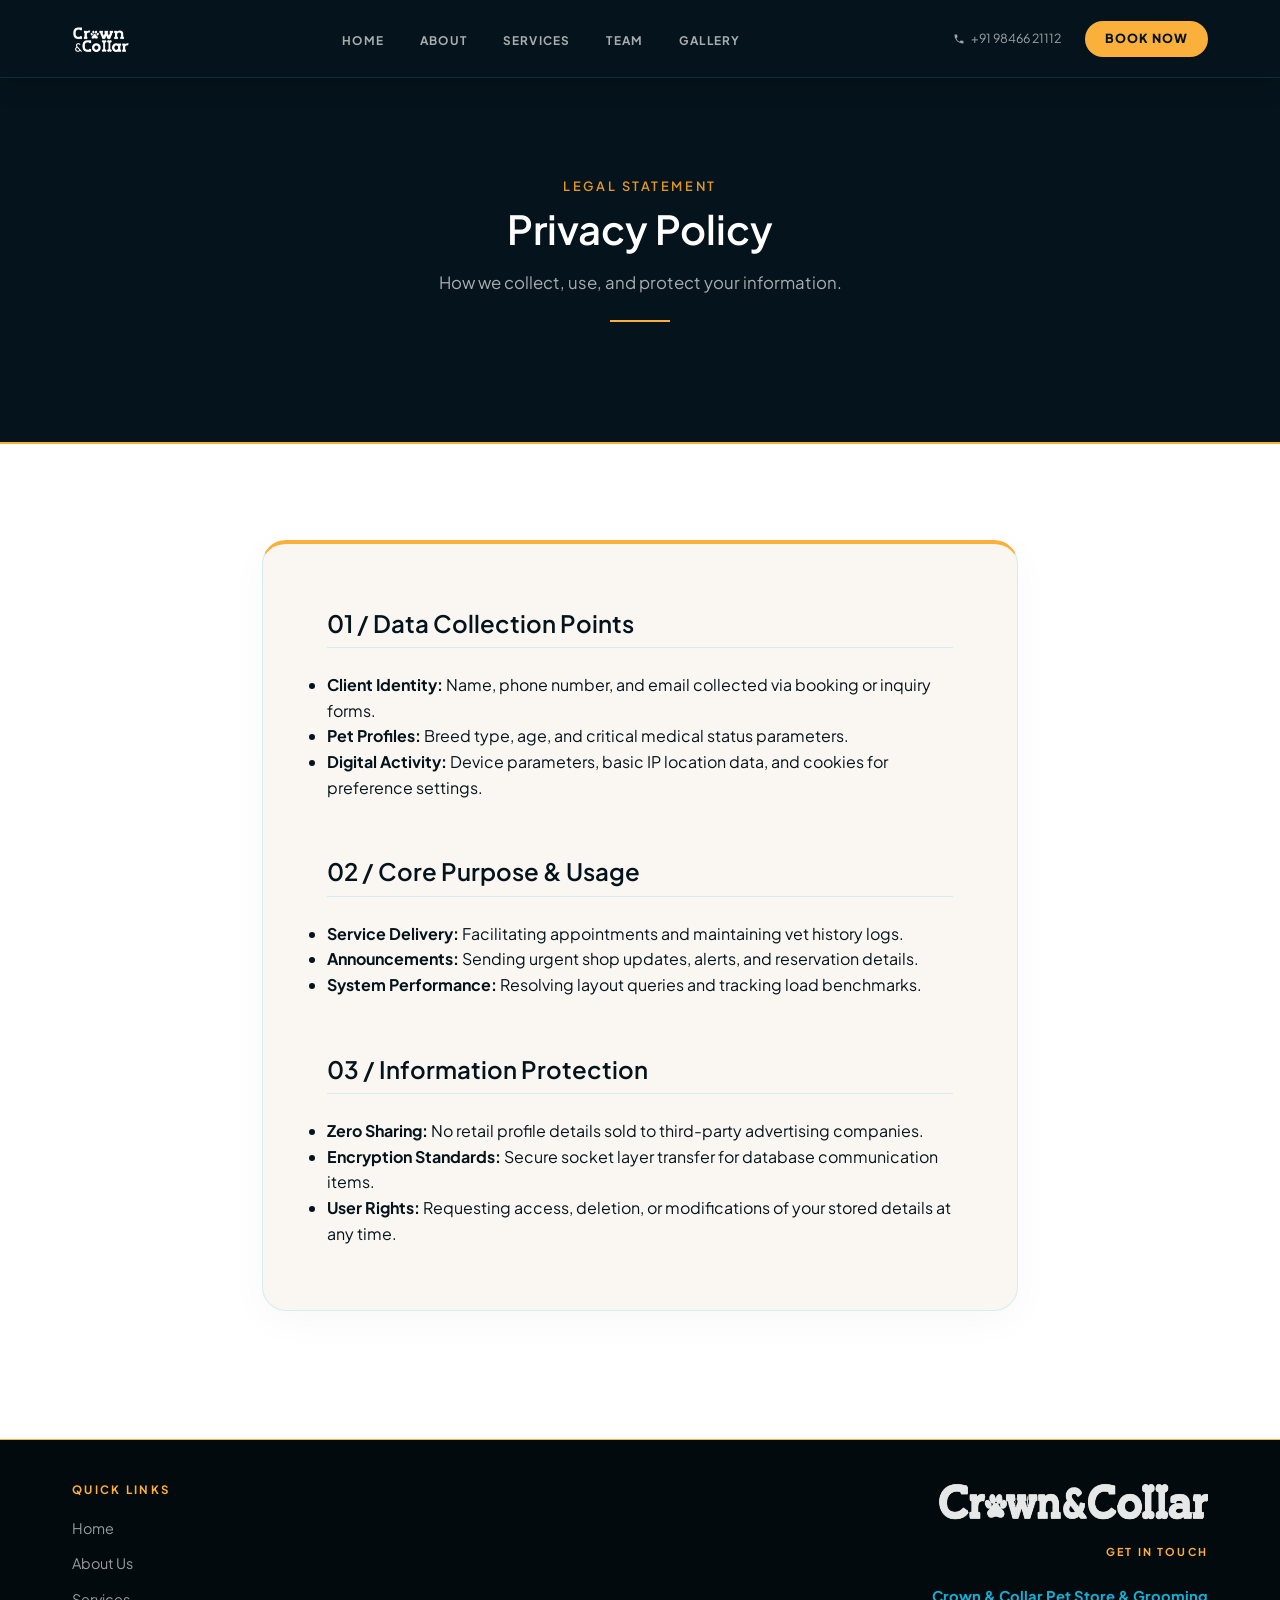
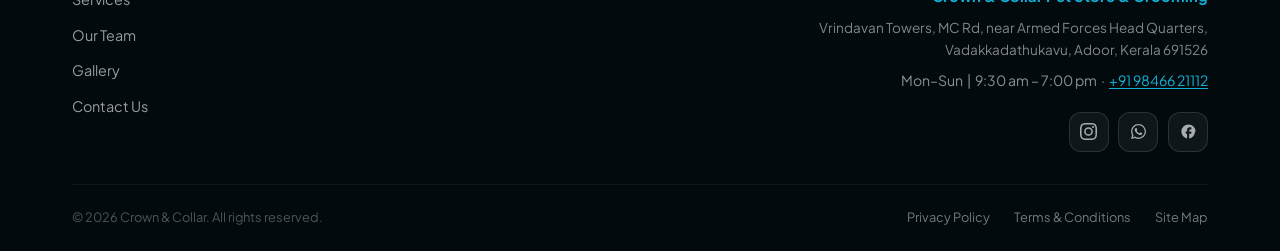
<file: privacy.html>
<!DOCTYPE html>
<html lang="en">
<head>
  <meta charset="UTF-8">
  <meta name="viewport" content="width=device-width, initial-scale=1.0">
  <title>Privacy Policy | Crown & Collar Premium Pet Boutique</title>
  <meta name="description" content="Privacy practices and user data processing policies at Crown & Collar.">
  
  <!-- Fonts -->
  <link rel="preconnect" href="https://fonts.googleapis.com">
  <link rel="preconnect" href="https://fonts.gstatic.com" crossorigin>
  <link href="https://fonts.googleapis.com/css2?family=Playfair+Display:ital,wght@0,400..900;1,400..900&family=Plus+Jakarta+Sans:ital,wght@0,200..800;1,200..800&display=swap" rel="stylesheet">
  
  <link rel="stylesheet" href="styles.css">
</head>
<body>

  <!-- Scroll to Top Floating Button -->
  <button class="scroll-to-top" id="ScrollToTopBtn" aria-label="Scroll to top">
    <svg width="24" height="24" viewBox="0 0 24 24" fill="none" stroke="currentColor" stroke-width="2.5" stroke-linecap="round" stroke-linejoin="round">
      <line x1="12" y1="19" x2="12" y2="5"></line>
      <polyline points="5 12 12 5 19 12"></polyline>
    </svg>
  </button>

    <!-- Header Section -->
  <header class="main-header" id="Header">
    <div class="header-container">
      <div class="logo-wrapper">
        <a href="index.html#home" class="logo-link" aria-label="Crown &amp; Collar Home">
          <img src="assets/logo_vertical.png" alt="Crown &amp; Collar" class="header-logo-img">
        </a>
      </div>

      <!-- Navigation -->
      <nav class="nav-menu" id="NavMenu">
        <ul class="nav-list">
          <li class="nav-item"><a href="index.html#home" class="nav-link">Home</a></li>
          <li class="nav-item"><a href="index.html#about" class="nav-link">About</a></li>
          <li class="nav-item"><a href="index.html#services" class="nav-link">Services</a></li>
          <li class="nav-item"><a href="index.html#team" class="nav-link">Team</a></li>
          <li class="nav-item"><a href="index.html#gallery" class="nav-link">Gallery</a></li>
        </ul>
      </nav>

      <!-- CTA + Contact -->
      <div class="header-actions">
        <div class="header-contact-info">
          <span class="contact-detail-line">
            <svg width="12" height="12" viewBox="0 0 24 24" fill="currentColor">
              <path d="M6.62 10.79c1.44 2.83 3.76 5.14 6.59 6.59l2.2-2.2c.27-.27.67-.36 1.02-.24 1.12.37 2.33.57 3.57.57.55 0 1 .45 1 1V20c0 .55-.45 1-1 1-9.39 0-17-7.61-17-17 0-.55.45-1 1-1h3.5c.55 0 1 .45 1 1 0 1.25.2 2.45.57 3.57.11.35.03.74-.25 1.02l-2.2 2.2z"/>
            </svg>
            <a href="tel:+919846621112">+91 98466 21112</a>
          </span>
        </div>
        <a href="index.html#contact" class="btn-header-cta" id="HeaderCtaBtn">Book Now</a>
      </div>
    </div>
  </header>



  <!-- Title Section -->
  <section class="services-hero-banner">
    <div class="container">
      <div class="section-center-header" style="margin-bottom: 2rem;">
        <div class="section-header-tag">Legal Statement</div>
        <h1 class="section-title">Privacy Policy</h1>
        <p class="subpage-tagline">How we collect, use, and protect your information.</p>
        <div class="divider-line center"></div>
      </div>
    </div>
  </section>

  <!-- Policy Content -->
  <section class="policy-page-content">
    <div class="policy-content-container">
      <div class="announcements-card">
        
        <div class="policy-block">
          <h2>01 / Data Collection Points</h2>
          <ul class="bullet-highlights-list">
            <li><strong>Client Identity:</strong> Name, phone number, and email collected via booking or inquiry forms.</li>
            <li><strong>Pet Profiles:</strong> Breed type, age, and critical medical status parameters.</li>
            <li><strong>Digital Activity:</strong> Device parameters, basic IP location data, and cookies for preference settings.</li>
          </ul>
        </div>

        <div class="policy-block">
          <h2>02 / Core Purpose &amp; Usage</h2>
          <ul class="bullet-highlights-list">
            <li><strong>Service Delivery:</strong> Facilitating appointments and maintaining vet history logs.</li>
            <li><strong>Announcements:</strong> Sending urgent shop updates, alerts, and reservation details.</li>
            <li><strong>System Performance:</strong> Resolving layout queries and tracking load benchmarks.</li>
          </ul>
        </div>

        <div class="policy-block">
          <h2>03 / Information Protection</h2>
          <ul class="bullet-highlights-list">
            <li><strong>Zero Sharing:</strong> No retail profile details sold to third-party advertising companies.</li>
            <li><strong>Encryption Standards:</strong> Secure socket layer transfer for database communication items.</li>
            <li><strong>User Rights:</strong> Requesting access, deletion, or modifications of your stored details at any time.</li>
          </ul>
        </div>

      </div>
    </div>
  </section>

  <!-- Footer Section -->
          <footer class="main-footer">
    <div class="container">

      <div class="footer-top">

        <!-- Col 1: Quick Links -->
        <div class="footer-quick-links">
          <span class="footer-section-label">Quick Links</span>
          <ul class="footer-links">
            <li><a href="index.html#home">Home</a></li>
            <li><a href="index.html#about">About Us</a></li>
            <li><a href="index.html#services">Services</a></li>
            <li><a href="index.html#team">Our Team</a></li>
            <li><a href="index.html#gallery">Gallery</a></li>
            <li><a href="index.html#contact">Contact Us</a></li>
          </ul>
        </div>

        <!-- Col 2: Brand + Get In Touch + Address + Socials -->
        <div class="footer-brand-block">
          <img src="assets/logo_horizontal.png" alt="Crown &amp; Collar" class="footer-logo-img">
          <span class="footer-get-in-touch-label">Get In Touch</span>
          
          <div class="footer-address-info">
            <strong class="footer-store-name">Crown &amp; Collar Pet Store &amp; Grooming</strong>
            <p class="footer-address-text">Vrindavan Towers, MC Rd, near Armed Forces Head Quarters,<br>Vadakkadathukavu, Adoor, Kerala 691526</p>
            <p class="footer-hours-phone">Mon&ndash;Sun &nbsp;|&nbsp; 9:30 am &ndash; 7:00 pm &nbsp;&middot;&nbsp; <a href="tel:+919846621112">+91 98466 21112</a></p>
          </div>

          <div class="footer-socials">
            <a href="https://www.instagram.com/crown_n_collar_official/" target="_blank" aria-label="Instagram" class="social-icon">
              <svg width="17" height="17" viewBox="0 0 24 24" fill="currentColor"><path d="M12 2.163c3.204 0 3.584.012 4.85.07 3.252.148 4.771 1.691 4.919 4.919.058 1.265.069 1.645.069 4.849 0 3.205-.012 3.584-.069 4.849-.149 3.225-1.664 4.771-4.919 4.919-1.266.058-1.644.07-4.85.07-3.204 0-3.584-.012-4.849-.07-3.26-.149-4.771-1.699-4.919-4.92-.058-1.265-.07-1.644-.07-4.849 0-3.204.013-3.583.07-4.849.149-3.227 1.664-4.771 4.919-4.919 1.266-.057 1.645-.069 4.849-.069zM12 0C8.741 0 8.333.014 7.053.072 2.695.272.273 2.69.073 7.051.014 8.333 0 8.741 0 12c0 3.259.014 3.668.072 4.948.2 4.358 2.618 6.78 6.98 6.98 1.281.058 1.689.072 4.948.072 3.259 0 3.668-.014 4.948-.072 4.354-.2 6.782-2.618 6.979-6.98.059-1.28.073-1.689.073-4.948 0-3.259-.014-3.667-.072-4.947-.196-4.354-2.617-6.78-6.979-6.98C15.668.014 15.259 0 12 0zm0 5.838a6.162 6.162 0 1 0 0 12.324 6.162 6.162 0 0 0 0-12.324zM12 16a4 4 0 1 1 0-8 4 4 0 0 1 0 8zm6.406-11.845a1.44 1.44 0 1 0 0 2.881 1.44 1.44 0 0 0 0-2.881z"/></svg>
            </a>
            <a href="https://wa.me/919846621112" target="_blank" aria-label="WhatsApp" class="social-icon">
              <svg width="17" height="17" viewBox="0 0 448 512" fill="currentColor"><path d="M380.9 97.1C339 55.1 283.2 32 223.9 32c-122.4 0-222 99.6-222 222 0 39.1 10.2 77.3 29.6 111L0 480l117.7-30.9c32.4 17.7 68.9 27 106.1 27h.1c122.3 0 224.1-99.6 224.1-222 0-59.3-25.2-115-67.1-157zm-157 341.6c-33.2 0-65.7-8.9-94-25.7l-6.7-4-69.8 18.3 18.7-68.1-4.4-7c-18.5-29.4-28.2-63.3-28.2-98.2 0-101.7 82.8-184.5 184.6-184.5 49.3 0 95.6 19.2 130.4 54.1 34.8 34.9 56.2 81.2 56.1 130.5 0 101.8-84.9 184.6-186.6 184.6zm101.2-138.2c-5.5-2.8-32.8-16.2-37.9-18-5.1-1.9-8.8-2.8-12.5 2.8-3.7 5.6-14.3 18-17.6 21.8-3.2 3.7-6.5 4.2-12 1.4-32.6-16.3-54-29.1-75.5-66-5.7-9.8 5.7-9.1 16.3-30.3 1.8-3.7.9-6.9-.5-9.7-1.4-2.8-12.5-30.1-17.1-41.2-4.5-10.8-9.1-9.3-12.5-9.5-3.2-.2-6.9-.2-10.6-.2-3.7 0-9.7 1.4-14.8 6.9-5.1 5.6-19.4 19-19.4 46.3 0 27.3 19.9 53.7 22.6 57.4 2.8 3.7 39.1 59.7 94.8 83.8 35.2 15.2 49 16.5 66.6 13.9 10.7-1.6 32.8-13.4 37.4-26.4 4.6-13 4.6-24.1 3.2-26.4-1.3-2.5-5-3.9-10.5-6.6z"/></svg>
            </a>
            <a href="https://www.facebook.com/profile.php?id=61587405965671" target="_blank" aria-label="Facebook" class="social-icon">
              <svg width="17" height="17" viewBox="0 0 24 24" fill="currentColor"><path d="M22 12c0-5.52-4.48-10-10-10S2 6.48 2 12c0 4.84 3.44 8.87 8 9.8V15H8v-3h2V9.5C10 7.57 11.57 6 13.5 6H16v3h-2c-.55 0-1 .45-1 1v2h3v3h-3v6.95c4.56-.93 8-4.96 8-9.75z"/></svg>
            </a>
          </div>
        </div>

      </div>

      <!-- Bottom Bar -->
      <div class="footer-bottom">
        <p class="copyright-txt">&copy; 2026 Crown &amp; Collar. All rights reserved.</p>
        <ul class="bottom-links">
          <li><a href="privacy.html">Privacy Policy</a></li>
          <li><a href="tnc.html">Terms &amp; Conditions</a></li>
          <li><a href="sitemap.xml">Site Map</a></li>
        </ul>
      </div>

    </div>
  </footer>

  <script src="script.js"></script>
</body>
</html>
</file>
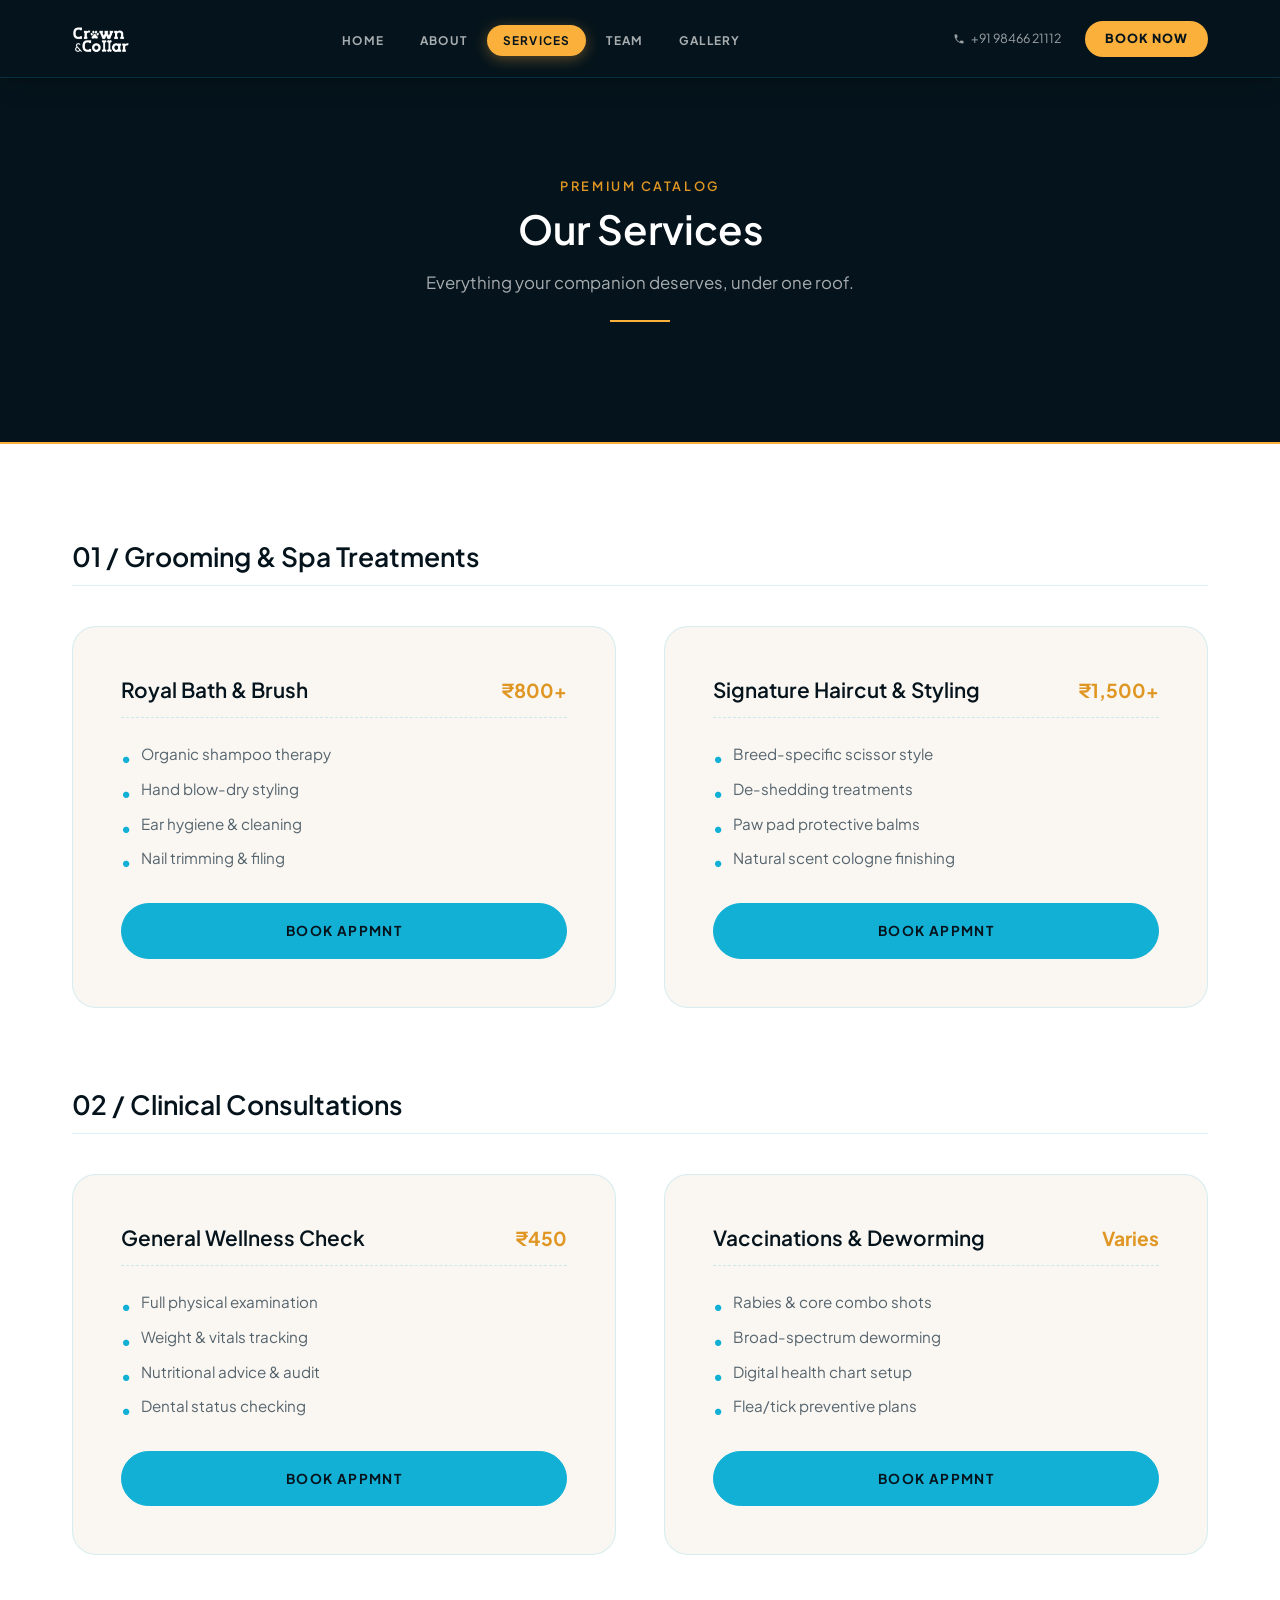
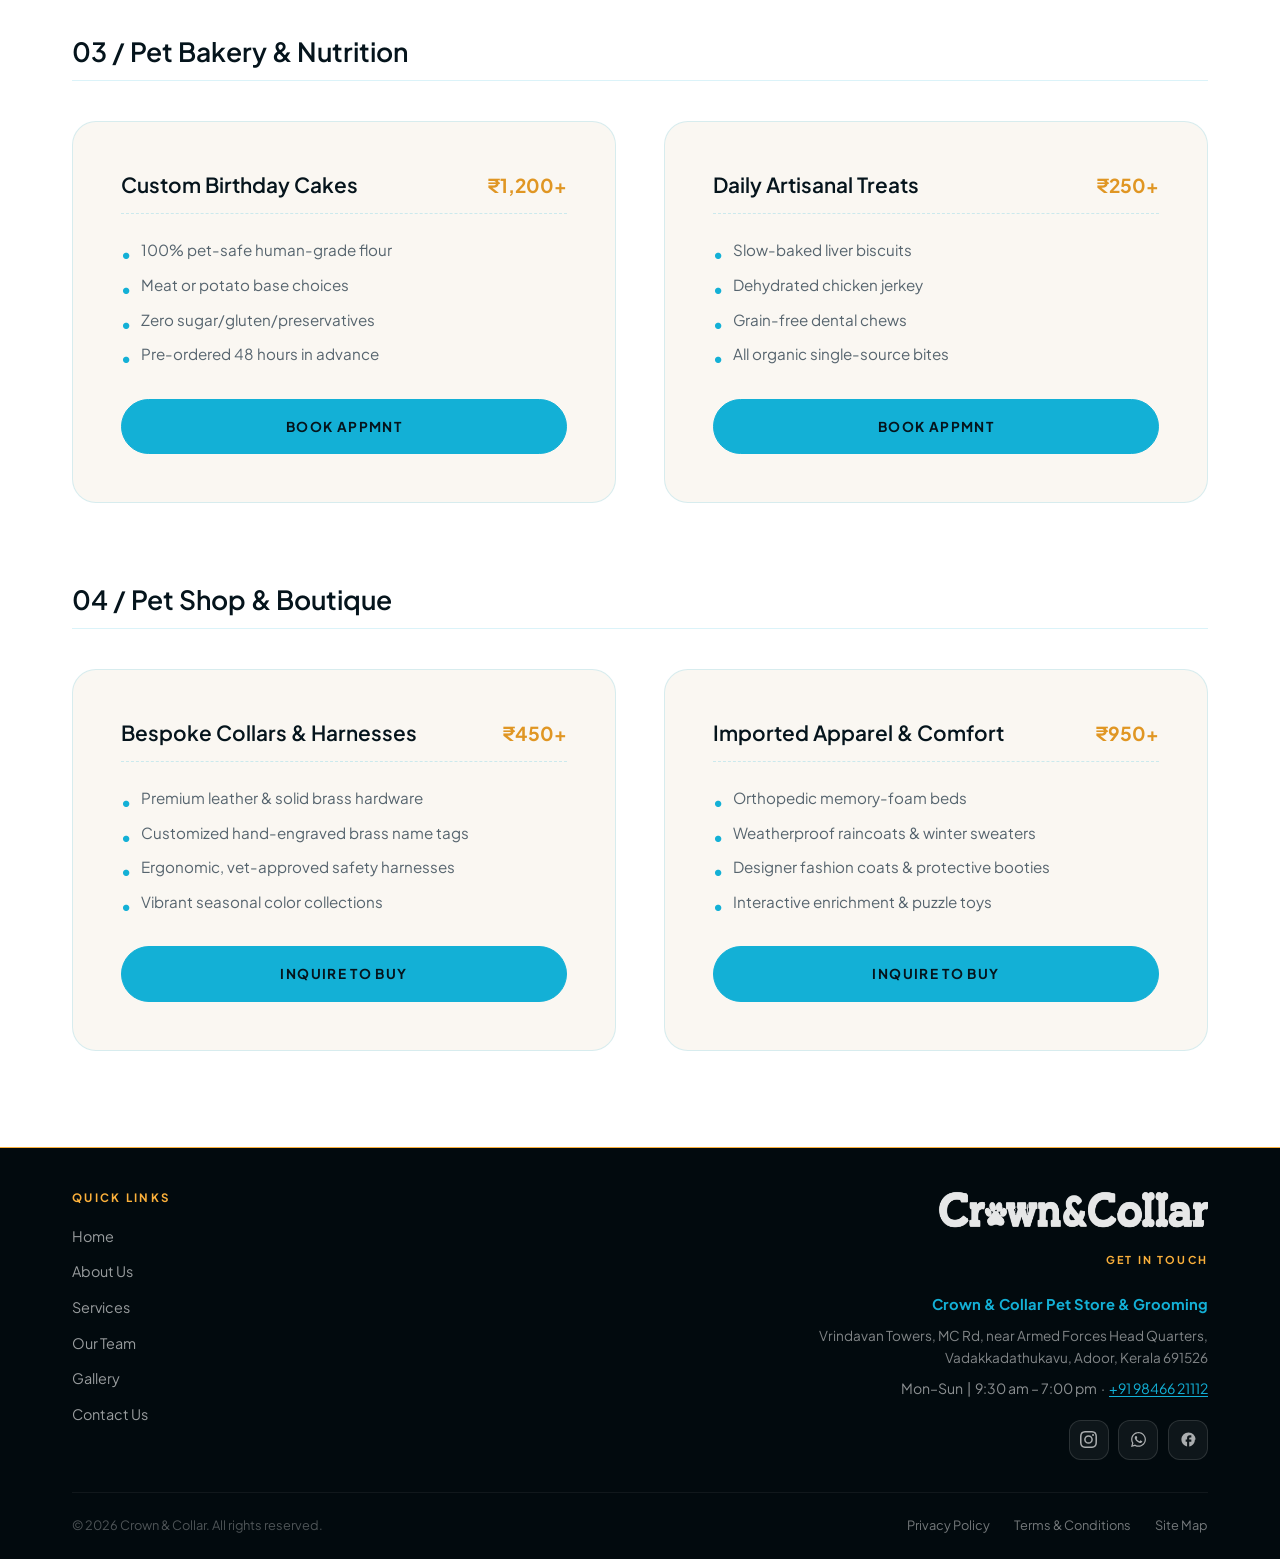
<file: services.html>
<!DOCTYPE html>
<html lang="en">
<head>
  <meta charset="UTF-8">
  <meta name="viewport" content="width=device-width, initial-scale=1.0">
  <title>Our Services | Crown & Collar Premium Pet Boutique</title>
  <meta name="description" content="Discover detailed high-end grooming, clinical care, and boutique options at Crown & Collar Adoor.">
  
  <!-- Fonts -->
  <link rel="preconnect" href="https://fonts.googleapis.com">
  <link rel="preconnect" href="https://fonts.gstatic.com" crossorigin>
  <link href="https://fonts.googleapis.com/css2?family=Playfair+Display:ital,wght@0,400..900;1,400..900&family=Plus+Jakarta+Sans:ital,wght@0,200..800;1,200..800&display=swap" rel="stylesheet">
  
  <link rel="stylesheet" href="styles.css">
</head>
<body>

  <!-- Scroll to Top Floating Button -->
  <button class="scroll-to-top" id="ScrollToTopBtn" aria-label="Scroll to top">
    <svg width="24" height="24" viewBox="0 0 24 24" fill="none" stroke="currentColor" stroke-width="2.5" stroke-linecap="round" stroke-linejoin="round">
      <line x1="12" y1="19" x2="12" y2="5"></line>
      <polyline points="5 12 12 5 19 12"></polyline>
    </svg>
  </button>

    <!-- Header Section -->
  <header class="main-header" id="Header">
    <div class="header-container">
      <div class="logo-wrapper">
        <a href="index.html#home" class="logo-link" aria-label="Crown &amp; Collar Home">
          <img src="assets/logo_vertical.png" alt="Crown &amp; Collar" class="header-logo-img">
        </a>
      </div>

      <!-- Navigation -->
      <nav class="nav-menu" id="NavMenu">
        <ul class="nav-list">
          <li class="nav-item"><a href="index.html#home" class="nav-link">Home</a></li>
          <li class="nav-item"><a href="index.html#about" class="nav-link">About</a></li>
          <li class="nav-item"><a href="index.html#services" class="nav-link active">Services</a></li>
          <li class="nav-item"><a href="index.html#team" class="nav-link">Team</a></li>
          <li class="nav-item"><a href="index.html#gallery" class="nav-link">Gallery</a></li>
        </ul>
      </nav>

      <!-- CTA + Contact -->
      <div class="header-actions">
        <div class="header-contact-info">
          <span class="contact-detail-line">
            <svg width="12" height="12" viewBox="0 0 24 24" fill="currentColor">
              <path d="M6.62 10.79c1.44 2.83 3.76 5.14 6.59 6.59l2.2-2.2c.27-.27.67-.36 1.02-.24 1.12.37 2.33.57 3.57.57.55 0 1 .45 1 1V20c0 .55-.45 1-1 1-9.39 0-17-7.61-17-17 0-.55.45-1 1-1h3.5c.55 0 1 .45 1 1 0 1.25.2 2.45.57 3.57.11.35.03.74-.25 1.02l-2.2 2.2z"/>
            </svg>
            <a href="tel:+919846621112">+91 98466 21112</a>
          </span>
        </div>
        <a href="index.html#contact" class="btn-header-cta" id="HeaderCtaBtn">Book Now</a>
      </div>
    </div>
  </header>



  <!-- Services Hero Title -->
  <section class="services-hero-banner">
    <div class="container">
      <div class="section-center-header" style="margin-bottom: 2rem;">
        <div class="section-header-tag">Premium Catalog</div>
        <h1 class="section-title">Our Services</h1>
        <p class="subpage-tagline">Everything your companion deserves, under one roof.</p>
        <div class="divider-line center"></div>
      </div>
    </div>
  </section>

  <!-- Main Services Catalog -->
  <section class="services-page-catalog">
    <div class="container">
      
      <!-- Category 1 -->
      <div class="service-category-block">
        <h2 class="category-title">01 / Grooming &amp; Spa Treatments</h2>
        <div class="category-grid">
          <!-- Item 1 -->
          <div class="catalog-item-card">
            <div class="catalog-item-header">
              <h3 class="catalog-item-title">Royal Bath &amp; Brush</h3>
              <span class="catalog-item-price">₹800+</span>
            </div>
            <ul class="catalog-item-details">
              <li>Organic shampoo therapy</li>
              <li>Hand blow-dry styling</li>
              <li>Ear hygiene &amp; cleaning</li>
              <li>Nail trimming &amp; filing</li>
            </ul>
            <a href="index.html#contact" class="btn btn-primary btn-block">BOOK Appmnt</a>
          </div>
          <!-- Item 2 -->
          <div class="catalog-item-card">
            <div class="catalog-item-header">
              <h3 class="catalog-item-title">Signature Haircut &amp; Styling</h3>
              <span class="catalog-item-price">₹1,500+</span>
            </div>
            <ul class="catalog-item-details">
              <li>Breed-specific scissor style</li>
              <li>De-shedding treatments</li>
              <li>Paw pad protective balms</li>
              <li>Natural scent cologne finishing</li>
            </ul>
            <a href="index.html#contact" class="btn btn-primary btn-block">BOOK Appmnt</a>
          </div>
        </div>
      </div>

      <!-- Category 2 -->
      <div class="service-category-block">
        <h2 class="category-title">02 / Clinical Consultations</h2>
        <div class="category-grid">
          <!-- Item 1 -->
          <div class="catalog-item-card">
            <div class="catalog-item-header">
              <h3 class="catalog-item-title">General Wellness Check</h3>
              <span class="catalog-item-price">₹450</span>
            </div>
            <ul class="catalog-item-details">
              <li>Full physical examination</li>
              <li>Weight &amp; vitals tracking</li>
              <li>Nutritional advice &amp; audit</li>
              <li>Dental status checking</li>
            </ul>
            <a href="index.html#contact" class="btn btn-primary btn-block">BOOK Appmnt</a>
          </div>
          <!-- Item 2 -->
          <div class="catalog-item-card">
            <div class="catalog-item-header">
              <h3 class="catalog-item-title">Vaccinations &amp; Deworming</h3>
              <span class="catalog-item-price">Varies</span>
            </div>
            <ul class="catalog-item-details">
              <li>Rabies &amp; core combo shots</li>
              <li>Broad-spectrum deworming</li>
              <li>Digital health chart setup</li>
              <li>Flea/tick preventive plans</li>
            </ul>
            <a href="index.html#contact" class="btn btn-primary btn-block">BOOK Appmnt</a>
          </div>
        </div>
      </div>

      <!-- Category 3 -->
      <div class="service-category-block">
        <h2 class="category-title">03 / Pet Bakery &amp; Nutrition</h2>
        <div class="category-grid">
          <!-- Item 1 -->
          <div class="catalog-item-card">
            <div class="catalog-item-header">
              <h3 class="catalog-item-title">Custom Birthday Cakes</h3>
              <span class="catalog-item-price">₹1,200+</span>
            </div>
            <ul class="catalog-item-details">
              <li>100% pet-safe human-grade flour</li>
              <li>Meat or potato base choices</li>
              <li>Zero sugar/gluten/preservatives</li>
              <li>Pre-ordered 48 hours in advance</li>
            </ul>
            <a href="index.html#contact" class="btn btn-primary btn-block">BOOK Appmnt</a>
          </div>
          <!-- Item 2 -->
          <div class="catalog-item-card">
            <div class="catalog-item-header">
              <h3 class="catalog-item-title">Daily Artisanal Treats</h3>
              <span class="catalog-item-price">₹250+</span>
            </div>
            <ul class="catalog-item-details">
              <li>Slow-baked liver biscuits</li>
              <li>Dehydrated chicken jerkey</li>
              <li>Grain-free dental chews</li>
              <li>All organic single-source bites</li>
            </ul>
            <a href="index.html#contact" class="btn btn-primary btn-block">BOOK Appmnt</a>
          </div>
        </div>
      </div>

      <!-- Category 4 -->
      <div class="service-category-block">
        <h2 class="category-title">04 / Pet Shop &amp; Boutique</h2>
        <div class="category-grid">
          <!-- Item 1 -->
          <div class="catalog-item-card">
            <div class="catalog-item-header">
              <h3 class="catalog-item-title">Bespoke Collars &amp; Harnesses</h3>
              <span class="catalog-item-price">₹450+</span>
            </div>
            <ul class="catalog-item-details">
              <li>Premium leather &amp; solid brass hardware</li>
              <li>Customized hand-engraved brass name tags</li>
              <li>Ergonomic, vet-approved safety harnesses</li>
              <li>Vibrant seasonal color collections</li>
            </ul>
            <a href="index.html#contact" class="btn btn-primary btn-block">INQUIRE TO BUY</a>
          </div>
          <!-- Item 2 -->
          <div class="catalog-item-card">
            <div class="catalog-item-header">
              <h3 class="catalog-item-title">Imported Apparel &amp; Comfort</h3>
              <span class="catalog-item-price">₹950+</span>
            </div>
            <ul class="catalog-item-details">
              <li>Orthopedic memory-foam beds</li>
              <li>Weatherproof raincoats &amp; winter sweaters</li>
              <li>Designer fashion coats &amp; protective booties</li>
              <li>Interactive enrichment &amp; puzzle toys</li>
            </ul>
            <a href="index.html#contact" class="btn btn-primary btn-block">INQUIRE TO BUY</a>
          </div>
        </div>
      </div>

    </div>
  </section>

  <!-- Footer Section -->
          <footer class="main-footer">
    <div class="container">

      <div class="footer-top">

        <!-- Col 1: Quick Links -->
        <div class="footer-quick-links">
          <span class="footer-section-label">Quick Links</span>
          <ul class="footer-links">
            <li><a href="index.html#home">Home</a></li>
            <li><a href="index.html#about">About Us</a></li>
            <li><a href="index.html#services">Services</a></li>
            <li><a href="index.html#team">Our Team</a></li>
            <li><a href="index.html#gallery">Gallery</a></li>
            <li><a href="index.html#contact">Contact Us</a></li>
          </ul>
        </div>

        <!-- Col 2: Brand + Get In Touch + Address + Socials -->
        <div class="footer-brand-block">
          <img src="assets/logo_horizontal.png" alt="Crown &amp; Collar" class="footer-logo-img">
          <span class="footer-get-in-touch-label">Get In Touch</span>
          
          <div class="footer-address-info">
            <strong class="footer-store-name">Crown &amp; Collar Pet Store &amp; Grooming</strong>
            <p class="footer-address-text">Vrindavan Towers, MC Rd, near Armed Forces Head Quarters,<br>Vadakkadathukavu, Adoor, Kerala 691526</p>
            <p class="footer-hours-phone">Mon&ndash;Sun &nbsp;|&nbsp; 9:30 am &ndash; 7:00 pm &nbsp;&middot;&nbsp; <a href="tel:+919846621112">+91 98466 21112</a></p>
          </div>

          <div class="footer-socials">
            <a href="https://www.instagram.com/crown_n_collar_official/" target="_blank" aria-label="Instagram" class="social-icon">
              <svg width="17" height="17" viewBox="0 0 24 24" fill="currentColor"><path d="M12 2.163c3.204 0 3.584.012 4.85.07 3.252.148 4.771 1.691 4.919 4.919.058 1.265.069 1.645.069 4.849 0 3.205-.012 3.584-.069 4.849-.149 3.225-1.664 4.771-4.919 4.919-1.266.058-1.644.07-4.85.07-3.204 0-3.584-.012-4.849-.07-3.26-.149-4.771-1.699-4.919-4.92-.058-1.265-.07-1.644-.07-4.849 0-3.204.013-3.583.07-4.849.149-3.227 1.664-4.771 4.919-4.919 1.266-.057 1.645-.069 4.849-.069zM12 0C8.741 0 8.333.014 7.053.072 2.695.272.273 2.69.073 7.051.014 8.333 0 8.741 0 12c0 3.259.014 3.668.072 4.948.2 4.358 2.618 6.78 6.98 6.98 1.281.058 1.689.072 4.948.072 3.259 0 3.668-.014 4.948-.072 4.354-.2 6.782-2.618 6.979-6.98.059-1.28.073-1.689.073-4.948 0-3.259-.014-3.667-.072-4.947-.196-4.354-2.617-6.78-6.979-6.98C15.668.014 15.259 0 12 0zm0 5.838a6.162 6.162 0 1 0 0 12.324 6.162 6.162 0 0 0 0-12.324zM12 16a4 4 0 1 1 0-8 4 4 0 0 1 0 8zm6.406-11.845a1.44 1.44 0 1 0 0 2.881 1.44 1.44 0 0 0 0-2.881z"/></svg>
            </a>
            <a href="https://wa.me/919846621112" target="_blank" aria-label="WhatsApp" class="social-icon">
              <svg width="17" height="17" viewBox="0 0 448 512" fill="currentColor"><path d="M380.9 97.1C339 55.1 283.2 32 223.9 32c-122.4 0-222 99.6-222 222 0 39.1 10.2 77.3 29.6 111L0 480l117.7-30.9c32.4 17.7 68.9 27 106.1 27h.1c122.3 0 224.1-99.6 224.1-222 0-59.3-25.2-115-67.1-157zm-157 341.6c-33.2 0-65.7-8.9-94-25.7l-6.7-4-69.8 18.3 18.7-68.1-4.4-7c-18.5-29.4-28.2-63.3-28.2-98.2 0-101.7 82.8-184.5 184.6-184.5 49.3 0 95.6 19.2 130.4 54.1 34.8 34.9 56.2 81.2 56.1 130.5 0 101.8-84.9 184.6-186.6 184.6zm101.2-138.2c-5.5-2.8-32.8-16.2-37.9-18-5.1-1.9-8.8-2.8-12.5 2.8-3.7 5.6-14.3 18-17.6 21.8-3.2 3.7-6.5 4.2-12 1.4-32.6-16.3-54-29.1-75.5-66-5.7-9.8 5.7-9.1 16.3-30.3 1.8-3.7.9-6.9-.5-9.7-1.4-2.8-12.5-30.1-17.1-41.2-4.5-10.8-9.1-9.3-12.5-9.5-3.2-.2-6.9-.2-10.6-.2-3.7 0-9.7 1.4-14.8 6.9-5.1 5.6-19.4 19-19.4 46.3 0 27.3 19.9 53.7 22.6 57.4 2.8 3.7 39.1 59.7 94.8 83.8 35.2 15.2 49 16.5 66.6 13.9 10.7-1.6 32.8-13.4 37.4-26.4 4.6-13 4.6-24.1 3.2-26.4-1.3-2.5-5-3.9-10.5-6.6z"/></svg>
            </a>
            <a href="https://www.facebook.com/profile.php?id=61587405965671" target="_blank" aria-label="Facebook" class="social-icon">
              <svg width="17" height="17" viewBox="0 0 24 24" fill="currentColor"><path d="M22 12c0-5.52-4.48-10-10-10S2 6.48 2 12c0 4.84 3.44 8.87 8 9.8V15H8v-3h2V9.5C10 7.57 11.57 6 13.5 6H16v3h-2c-.55 0-1 .45-1 1v2h3v3h-3v6.95c4.56-.93 8-4.96 8-9.75z"/></svg>
            </a>
          </div>
        </div>

      </div>

      <!-- Bottom Bar -->
      <div class="footer-bottom">
        <p class="copyright-txt">&copy; 2026 Crown &amp; Collar. All rights reserved.</p>
        <ul class="bottom-links">
          <li><a href="privacy.html">Privacy Policy</a></li>
          <li><a href="tnc.html">Terms &amp; Conditions</a></li>
          <li><a href="sitemap.xml">Site Map</a></li>
        </ul>
      </div>

    </div>
  </footer>

  <script src="script.js"></script>
</body>
</html>
</file>
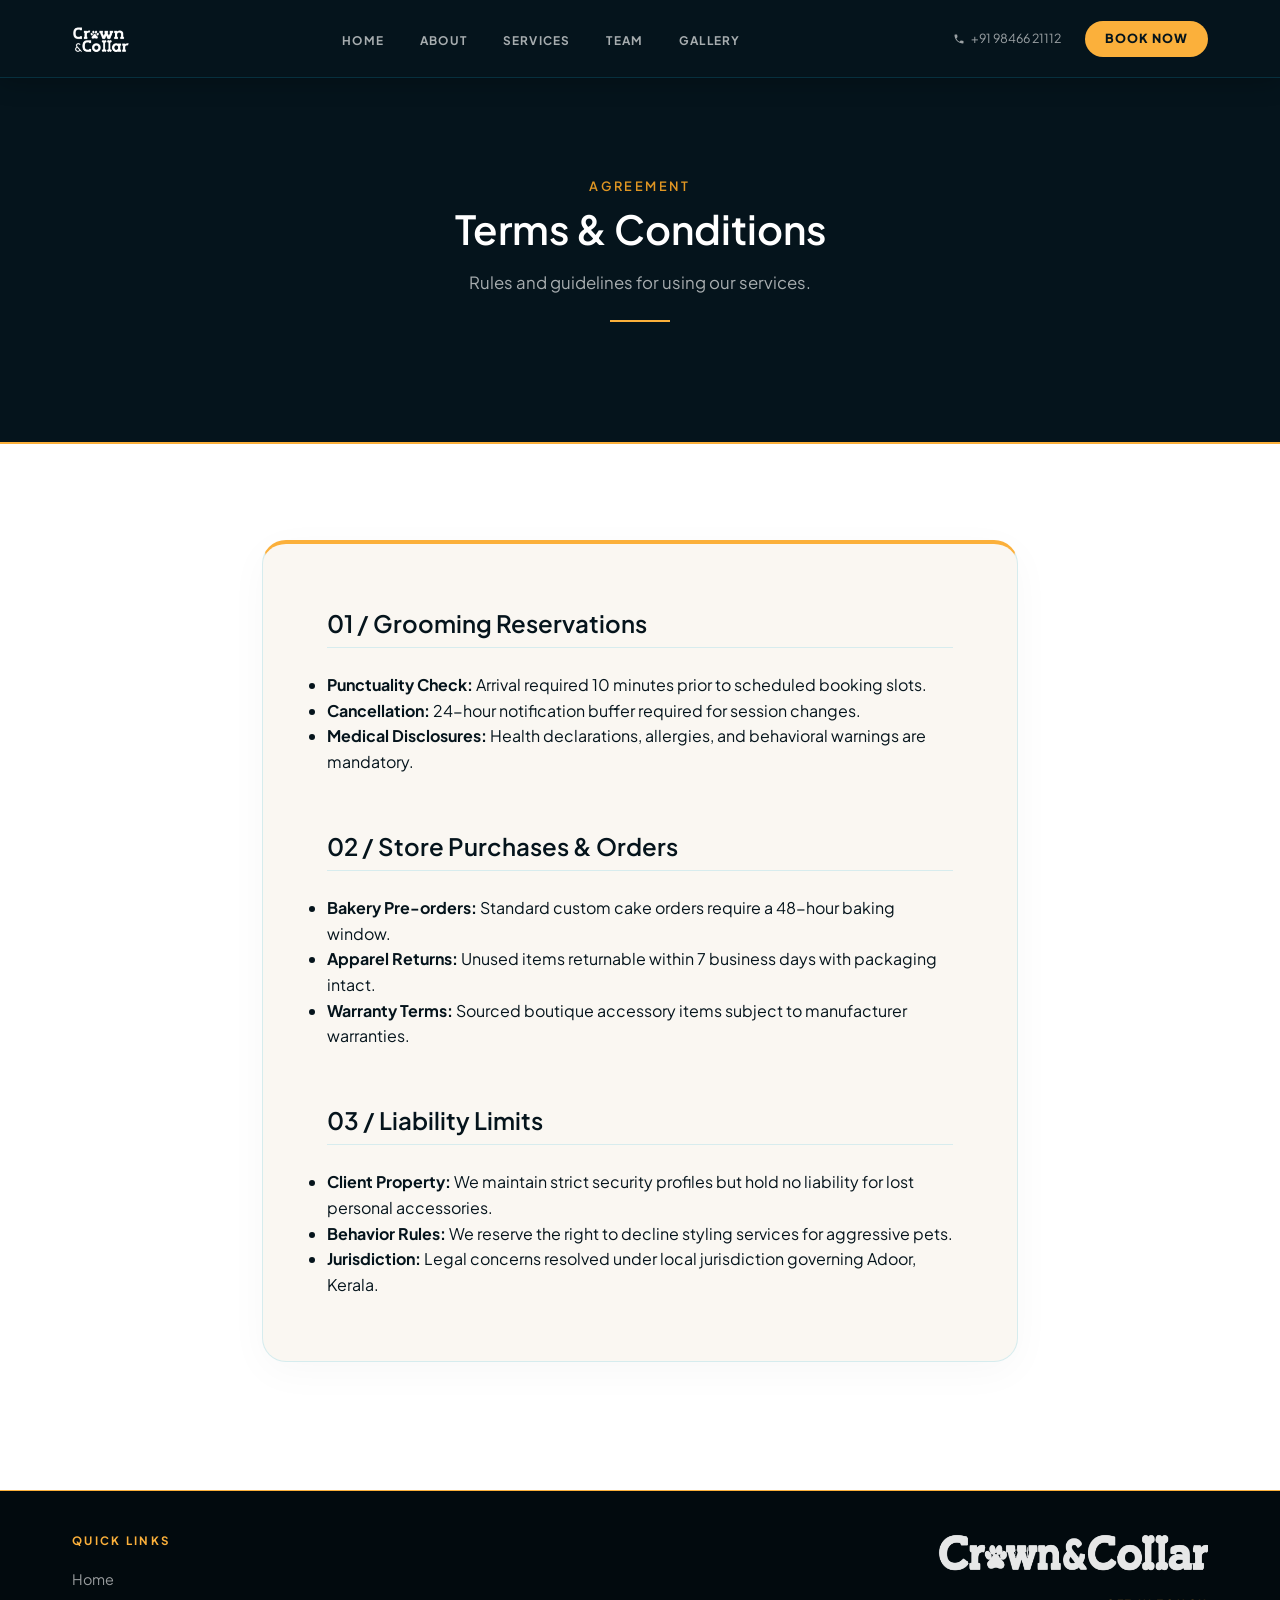
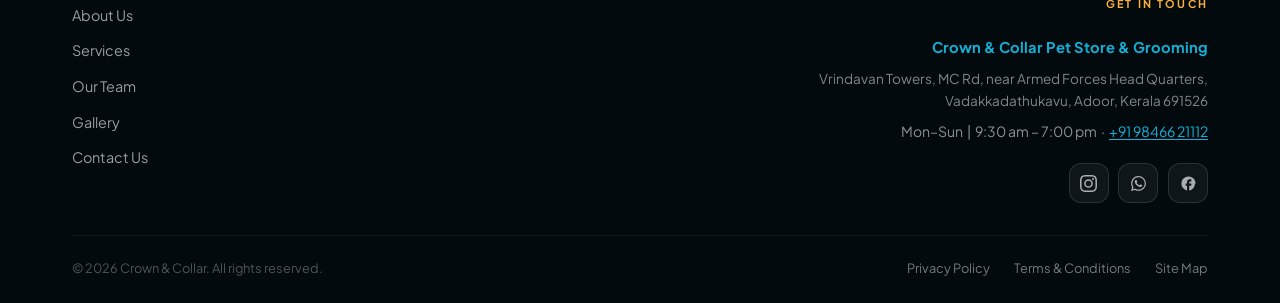
<file: tnc.html>
<!DOCTYPE html>
<html lang="en">
<head>
  <meta charset="UTF-8">
  <meta name="viewport" content="width=device-width, initial-scale=1.0">
  <title>Terms & Conditions | Crown & Collar Premium Pet Boutique</title>
  <meta name="description" content="Service terms, rules, and conditions for booking grooming or purchasing boutique items at Crown & Collar.">
  
  <!-- Fonts -->
  <link rel="preconnect" href="https://fonts.googleapis.com">
  <link rel="preconnect" href="https://fonts.gstatic.com" crossorigin>
  <link href="https://fonts.googleapis.com/css2?family=Playfair+Display:ital,wght@0,400..900;1,400..900&family=Plus+Jakarta+Sans:ital,wght@0,200..800;1,200..800&display=swap" rel="stylesheet">
  
  <link rel="stylesheet" href="styles.css">
</head>
<body>

  <!-- Scroll to Top Floating Button -->
  <button class="scroll-to-top" id="ScrollToTopBtn" aria-label="Scroll to top">
    <svg width="24" height="24" viewBox="0 0 24 24" fill="none" stroke="currentColor" stroke-width="2.5" stroke-linecap="round" stroke-linejoin="round">
      <line x1="12" y1="19" x2="12" y2="5"></line>
      <polyline points="5 12 12 5 19 12"></polyline>
    </svg>
  </button>

    <!-- Header Section -->
  <header class="main-header" id="Header">
    <div class="header-container">
      <div class="logo-wrapper">
        <a href="index.html#home" class="logo-link" aria-label="Crown &amp; Collar Home">
          <img src="assets/logo_vertical.png" alt="Crown &amp; Collar" class="header-logo-img">
        </a>
      </div>

      <!-- Navigation -->
      <nav class="nav-menu" id="NavMenu">
        <ul class="nav-list">
          <li class="nav-item"><a href="index.html#home" class="nav-link">Home</a></li>
          <li class="nav-item"><a href="index.html#about" class="nav-link">About</a></li>
          <li class="nav-item"><a href="index.html#services" class="nav-link">Services</a></li>
          <li class="nav-item"><a href="index.html#team" class="nav-link">Team</a></li>
          <li class="nav-item"><a href="index.html#gallery" class="nav-link">Gallery</a></li>
        </ul>
      </nav>

      <!-- CTA + Contact -->
      <div class="header-actions">
        <div class="header-contact-info">
          <span class="contact-detail-line">
            <svg width="12" height="12" viewBox="0 0 24 24" fill="currentColor">
              <path d="M6.62 10.79c1.44 2.83 3.76 5.14 6.59 6.59l2.2-2.2c.27-.27.67-.36 1.02-.24 1.12.37 2.33.57 3.57.57.55 0 1 .45 1 1V20c0 .55-.45 1-1 1-9.39 0-17-7.61-17-17 0-.55.45-1 1-1h3.5c.55 0 1 .45 1 1 0 1.25.2 2.45.57 3.57.11.35.03.74-.25 1.02l-2.2 2.2z"/>
            </svg>
            <a href="tel:+919846621112">+91 98466 21112</a>
          </span>
        </div>
        <a href="index.html#contact" class="btn-header-cta" id="HeaderCtaBtn">Book Now</a>
      </div>
    </div>
  </header>



  <!-- Title Section -->
  <section class="services-hero-banner">
    <div class="container">
      <div class="section-center-header" style="margin-bottom: 2rem;">
        <div class="section-header-tag">Agreement</div>
        <h1 class="section-title">Terms &amp; Conditions</h1>
        <p class="subpage-tagline">Rules and guidelines for using our services.</p>
        <div class="divider-line center"></div>
      </div>
    </div>
  </section>

  <!-- Terms Content -->
  <section class="policy-page-content">
    <div class="policy-content-container">
      <div class="announcements-card">
        
        <div class="policy-block">
          <h2>01 / Grooming Reservations</h2>
          <ul class="bullet-highlights-list">
            <li><strong>Punctuality Check:</strong> Arrival required 10 minutes prior to scheduled booking slots.</li>
            <li><strong>Cancellation:</strong> 24-hour notification buffer required for session changes.</li>
            <li><strong>Medical Disclosures:</strong> Health declarations, allergies, and behavioral warnings are mandatory.</li>
          </ul>
        </div>

        <div class="policy-block">
          <h2>02 / Store Purchases &amp; Orders</h2>
          <ul class="bullet-highlights-list">
            <li><strong>Bakery Pre-orders:</strong> Standard custom cake orders require a 48-hour baking window.</li>
            <li><strong>Apparel Returns:</strong> Unused items returnable within 7 business days with packaging intact.</li>
            <li><strong>Warranty Terms:</strong> Sourced boutique accessory items subject to manufacturer warranties.</li>
          </ul>
        </div>

        <div class="policy-block">
          <h2>03 / Liability Limits</h2>
          <ul class="bullet-highlights-list">
            <li><strong>Client Property:</strong> We maintain strict security profiles but hold no liability for lost personal accessories.</li>
            <li><strong>Behavior Rules:</strong> We reserve the right to decline styling services for aggressive pets.</li>
            <li><strong>Jurisdiction:</strong> Legal concerns resolved under local jurisdiction governing Adoor, Kerala.</li>
          </ul>
        </div>

      </div>
    </div>
  </section>

  <!-- Footer Section -->
          <footer class="main-footer">
    <div class="container">

      <div class="footer-top">

        <!-- Col 1: Quick Links -->
        <div class="footer-quick-links">
          <span class="footer-section-label">Quick Links</span>
          <ul class="footer-links">
            <li><a href="index.html#home">Home</a></li>
            <li><a href="index.html#about">About Us</a></li>
            <li><a href="index.html#services">Services</a></li>
            <li><a href="index.html#team">Our Team</a></li>
            <li><a href="index.html#gallery">Gallery</a></li>
            <li><a href="index.html#contact">Contact Us</a></li>
          </ul>
        </div>

        <!-- Col 2: Brand + Get In Touch + Address + Socials -->
        <div class="footer-brand-block">
          <img src="assets/logo_horizontal.png" alt="Crown &amp; Collar" class="footer-logo-img">
          <span class="footer-get-in-touch-label">Get In Touch</span>
          
          <div class="footer-address-info">
            <strong class="footer-store-name">Crown &amp; Collar Pet Store &amp; Grooming</strong>
            <p class="footer-address-text">Vrindavan Towers, MC Rd, near Armed Forces Head Quarters,<br>Vadakkadathukavu, Adoor, Kerala 691526</p>
            <p class="footer-hours-phone">Mon&ndash;Sun &nbsp;|&nbsp; 9:30 am &ndash; 7:00 pm &nbsp;&middot;&nbsp; <a href="tel:+919846621112">+91 98466 21112</a></p>
          </div>

          <div class="footer-socials">
            <a href="https://www.instagram.com/crown_n_collar_official/" target="_blank" aria-label="Instagram" class="social-icon">
              <svg width="17" height="17" viewBox="0 0 24 24" fill="currentColor"><path d="M12 2.163c3.204 0 3.584.012 4.85.07 3.252.148 4.771 1.691 4.919 4.919.058 1.265.069 1.645.069 4.849 0 3.205-.012 3.584-.069 4.849-.149 3.225-1.664 4.771-4.919 4.919-1.266.058-1.644.07-4.85.07-3.204 0-3.584-.012-4.849-.07-3.26-.149-4.771-1.699-4.919-4.92-.058-1.265-.07-1.644-.07-4.849 0-3.204.013-3.583.07-4.849.149-3.227 1.664-4.771 4.919-4.919 1.266-.057 1.645-.069 4.849-.069zM12 0C8.741 0 8.333.014 7.053.072 2.695.272.273 2.69.073 7.051.014 8.333 0 8.741 0 12c0 3.259.014 3.668.072 4.948.2 4.358 2.618 6.78 6.98 6.98 1.281.058 1.689.072 4.948.072 3.259 0 3.668-.014 4.948-.072 4.354-.2 6.782-2.618 6.979-6.98.059-1.28.073-1.689.073-4.948 0-3.259-.014-3.667-.072-4.947-.196-4.354-2.617-6.78-6.979-6.98C15.668.014 15.259 0 12 0zm0 5.838a6.162 6.162 0 1 0 0 12.324 6.162 6.162 0 0 0 0-12.324zM12 16a4 4 0 1 1 0-8 4 4 0 0 1 0 8zm6.406-11.845a1.44 1.44 0 1 0 0 2.881 1.44 1.44 0 0 0 0-2.881z"/></svg>
            </a>
            <a href="https://wa.me/919846621112" target="_blank" aria-label="WhatsApp" class="social-icon">
              <svg width="17" height="17" viewBox="0 0 448 512" fill="currentColor"><path d="M380.9 97.1C339 55.1 283.2 32 223.9 32c-122.4 0-222 99.6-222 222 0 39.1 10.2 77.3 29.6 111L0 480l117.7-30.9c32.4 17.7 68.9 27 106.1 27h.1c122.3 0 224.1-99.6 224.1-222 0-59.3-25.2-115-67.1-157zm-157 341.6c-33.2 0-65.7-8.9-94-25.7l-6.7-4-69.8 18.3 18.7-68.1-4.4-7c-18.5-29.4-28.2-63.3-28.2-98.2 0-101.7 82.8-184.5 184.6-184.5 49.3 0 95.6 19.2 130.4 54.1 34.8 34.9 56.2 81.2 56.1 130.5 0 101.8-84.9 184.6-186.6 184.6zm101.2-138.2c-5.5-2.8-32.8-16.2-37.9-18-5.1-1.9-8.8-2.8-12.5 2.8-3.7 5.6-14.3 18-17.6 21.8-3.2 3.7-6.5 4.2-12 1.4-32.6-16.3-54-29.1-75.5-66-5.7-9.8 5.7-9.1 16.3-30.3 1.8-3.7.9-6.9-.5-9.7-1.4-2.8-12.5-30.1-17.1-41.2-4.5-10.8-9.1-9.3-12.5-9.5-3.2-.2-6.9-.2-10.6-.2-3.7 0-9.7 1.4-14.8 6.9-5.1 5.6-19.4 19-19.4 46.3 0 27.3 19.9 53.7 22.6 57.4 2.8 3.7 39.1 59.7 94.8 83.8 35.2 15.2 49 16.5 66.6 13.9 10.7-1.6 32.8-13.4 37.4-26.4 4.6-13 4.6-24.1 3.2-26.4-1.3-2.5-5-3.9-10.5-6.6z"/></svg>
            </a>
            <a href="https://www.facebook.com/profile.php?id=61587405965671" target="_blank" aria-label="Facebook" class="social-icon">
              <svg width="17" height="17" viewBox="0 0 24 24" fill="currentColor"><path d="M22 12c0-5.52-4.48-10-10-10S2 6.48 2 12c0 4.84 3.44 8.87 8 9.8V15H8v-3h2V9.5C10 7.57 11.57 6 13.5 6H16v3h-2c-.55 0-1 .45-1 1v2h3v3h-3v6.95c4.56-.93 8-4.96 8-9.75z"/></svg>
            </a>
          </div>
        </div>

      </div>

      <!-- Bottom Bar -->
      <div class="footer-bottom">
        <p class="copyright-txt">&copy; 2026 Crown &amp; Collar. All rights reserved.</p>
        <ul class="bottom-links">
          <li><a href="privacy.html">Privacy Policy</a></li>
          <li><a href="tnc.html">Terms &amp; Conditions</a></li>
          <li><a href="sitemap.xml">Site Map</a></li>
        </ul>
      </div>

    </div>
  </footer>

  <script src="script.js"></script>
</body>
</html>
</file>
<file: styles.css>
/* 
   Crown & Collar - Remake Stylesheet
   Storefront Aligned Design System
*/

/* --- CSS Variables & Design Tokens --- */
:root {
  --color-white: #ffffff;
  --color-beige-light: #faf7f2;          /* Warm editorial background */
  --color-beige-dark: #f5f0e6;
  --color-sand: #eae1d4;
  
  /* Brand Slate, Sky Blue & Gold from logo / storefront sign */
  --color-accent-emerald: #05141c;       /* Storefront dark Slate-teal */
  --color-accent-emerald-dark: #020a0e;
  --color-accent-emerald-light: #e4f5f9;
  
  --color-accent-blue: #13b0d6;          /* glowing logo cyan/sky blue */
  --color-accent-gold: #fbb03b;          /* logo ampersand orange-yellow */
  --color-accent-gold-dark: #e09623;
  
  --color-text-dark: #05141c;            /* Dark slate-teal instead of generic black */
  --color-text-muted: #56646e;           /* Muted slate-teal */
  
  /* Plus Jakarta Sans for both display and body */
  --font-title: 'Plus Jakarta Sans', system-ui, -apple-system, sans-serif;
  --font-body: 'Plus Jakarta Sans', system-ui, -apple-system, sans-serif;
  
  --transition-smooth: all 0.75s cubic-bezier(0.34, 1.56, 0.64, 1); /* Spring transition curve */
  --transition-fast: all 0.2s ease;
  
  --border-premium: 1px solid rgba(19, 176, 214, 0.15);
  --border-radius-btn: 50px;             /* Pill buttons matching Grooming Offer Card flyer */
  --border-radius-card: 24px;            /* Rounded editorial cards */
  --border-radius-pill: 50px;
}

/* --- Base & Reset --- */
* {
  margin: 0;
  padding: 0;
  box-sizing: border-box;
}

html {
  scroll-behavior: smooth;
  font-size: 16px;
  -webkit-font-smoothing: antialiased;
  overflow-x: hidden;
}

body {
  font-family: var(--font-body);
  background-color: var(--color-beige-light);
  color: var(--color-text-dark);
  line-height: 1.6;
  overflow-x: hidden;
}

/* Custom Scrollbar */
::-webkit-scrollbar {
  width: 8px;
}
::-webkit-scrollbar-track {
  background: var(--color-beige-dark);
}
::-webkit-scrollbar-thumb {
  background: var(--color-accent-blue);
}
::-webkit-scrollbar-thumb:hover {
  background: var(--color-accent-blue);
  filter: brightness(0.9);
}

.container {
  max-width: 1200px;
  margin: 0 auto;
  padding: 0 2rem;
  width: 100%;
}

h1, h2, h3, h4, h5, h6 {
  font-family: var(--font-title);
  color: var(--color-accent-emerald);
  font-weight: 600;
  line-height: 1.25;
}

a {
  text-decoration: none;
  color: inherit;
  transition: var(--transition-fast);
}

img {
  max-width: 100%;
  height: auto;
  display: block;
}

/* --- Buttons (Pills Aligned) --- */
.btn {
  display: inline-flex;
  align-items: center;
  justify-content: center;
  gap: 0.5rem;
  font-family: var(--font-body);
  font-weight: 500;
  font-size: 0.85rem;
  text-transform: uppercase;
  letter-spacing: 0.1em;
  padding: 1rem 2rem;
  border-radius: var(--border-radius-btn);
  cursor: pointer;
  border: none;
  transition: var(--transition-smooth);
}

.btn-primary {
  background-color: var(--color-accent-blue);
  color: var(--color-accent-emerald);
  border: 1px solid var(--color-accent-blue);
  font-weight: 700;
}

.btn-primary:hover {
  background-color: transparent;
  color: var(--color-accent-blue);
}

.btn-secondary {
  background-color: var(--color-white);
  color: var(--color-accent-blue);
  border: 1px solid rgba(19, 176, 214, 0.25);
}

.btn-secondary:hover {
  background-color: var(--color-accent-emerald-light);
}

.btn-outline {
  background-color: transparent;
  color: var(--color-white);
  border: 1.5px solid var(--color-accent-gold);
}

.btn-outline:hover {
  background-color: var(--color-accent-gold);
  color: var(--color-accent-emerald-dark);
}

.btn-outline-dark {
  background-color: transparent;
  color: var(--color-accent-blue);
  border: 1.5px solid var(--color-accent-blue);
}

.btn-outline-dark:hover {
  background-color: var(--color-accent-blue);
  color: var(--color-accent-emerald);
}

.btn-block {
  display: flex;
  width: 100%;
}

.section-header-tag {
  font-size: 0.8rem;
  text-transform: uppercase;
  letter-spacing: 0.2em;
  color: var(--color-accent-gold-dark);
  font-weight: 600;
  margin-bottom: 0.5rem;
}

.section-title {
  font-size: 2.5rem;
  margin-bottom: 1rem;
}

.divider-line {
  width: 60px;
  height: 2px;
  background-color: var(--color-accent-gold);
  margin-bottom: 1.5rem;
}

.divider-line.center {
  margin-left: auto;
  margin-right: auto;
}

.section-center-header {
  text-align: center;
  display: flex;
  flex-direction: column;
  align-items: center;
  margin-bottom: 4rem;
}

/* --- Decorative Watermark --- */
.section-bg-paw {
  position: absolute;
  width: 400px;
  height: 400px;
  background-image: url("data:image/svg+xml,%3Csvg xmlns='http://www.w3.org/2000/svg' viewBox='0 0 432 442' fill='%2313b0d6'%3E%3Cpath d='M38,123 L22,135 L16,142 L11,153 L9,169 L10,190 L15,206 L30,231 L54,252 L70,258 L94,258 L108,251 L122,230 L123,218 L125,216 L125,193 L123,190 L122,178 L116,164 L117,162 L114,161 L103,142 L97,137 L92,129 L83,128 L76,122 L63,122 L57,119 Z'/%3E%3Cpath d='M374,337 L357,300 L335,278 L328,279 L325,273 L319,273 L302,255 L283,217 L265,193 L226,176 L204,177 L168,193 L148,218 L128,259 L77,299 L59,336 L60,372 L86,405 L108,412 L147,413 L205,395 L224,394 L283,413 L325,413 L348,403 L364,388 L374,366 Z'/%3E%3Cpath d='M136,15 L117,24 L104,40 L103,49 L95,69 L96,92 L103,109 L103,115 L113,135 L128,151 L136,157 L143,158 L148,162 L165,163 L176,161 L197,145 L199,137 L204,131 L213,90 L212,80 L209,84 L208,69 L204,56 L198,47 L198,43 L192,39 L191,33 L186,28 L164,15 L156,13 Z'/%3E%3Cpath d='M305,16 L284,13 L270,15 L258,20 L243,32 L241,39 L236,42 L228,58 L225,72 L225,87 L223,87 L222,81 L220,87 L225,123 L235,146 L255,161 L281,163 L296,157 L315,141 L330,117 L330,111 L337,92 L336,60 L330,47 L330,41 L317,24 Z'/%3E%3Cpath d='M394,123 L379,119 L356,123 L341,131 L333,141 L325,144 L323,152 L316,161 L316,166 L310,180 L310,190 L307,193 L307,215 L311,230 L316,237 L318,244 L322,245 L330,254 L348,259 L358,259 L376,255 L388,244 L394,241 L405,229 L409,219 L415,211 L422,188 L424,161 L418,142 L413,139 L406,129 Z'/%3E%3C/svg%3E");
  background-repeat: no-repeat;
  background-size: contain;
  opacity: 0.02;
  pointer-events: none;
  z-index: 1;
}

.watermark-top-left {
  top: 10%;
  left: -100px;
  transform: rotate(25deg);
}

.watermark-bottom-right {
  bottom: 5%;
  right: -100px;
  transform: rotate(-15deg);
}

/* --- Floating Scroll to Top --- */
.scroll-to-top {
  position: fixed;
  bottom: 2rem;  /* Lowered as WhatsApp button is removed */
  right: 2rem;
  width: 48px;
  height: 48px;
  background-color: var(--color-accent-blue);
  color: var(--color-accent-emerald);
  border: 1px solid rgba(255, 255, 255, 0.1);
  border-radius: var(--border-radius-btn);
  display: flex;
  align-items: center;
  justify-content: center;
  box-shadow: 0 4px 15px rgba(0,0,0,0.15);
  cursor: pointer;
  opacity: 0;
  pointer-events: none;
  z-index: 99;
  transition: var(--transition-smooth);
}

.scroll-to-top.visible {
  opacity: 1;
  pointer-events: auto;
}

.scroll-to-top:hover {
  background-color: var(--color-white);
  color: var(--color-accent-blue);
  border-color: var(--color-accent-blue);
  transform: translateY(-3px);
}

/* --- Header & Logo Customization --- */
.main-header {
  position: fixed;
  top: 0;
  left: 0;
  width: 100%;
  z-index: 100;
  background-color: var(--color-accent-emerald);
  border-bottom: 1px solid rgba(19, 176, 214, 0.18);
  box-shadow: 0 2px 24px rgba(0,0,0,0.28);
  transition: var(--transition-fast);
}

/* Logo image in header */
.header-logo-img {
  height: 58px;
  width: auto;
  display: block;
  object-fit: contain;
  /* invert so logo looks good on dark bg */
  filter: brightness(0) invert(1);
}

.header-container {
  max-width: 1200px;
  margin: 0 auto;
  padding: 0.6rem 2rem;
  display: flex;
  align-items: center;
  gap: 2rem;
  /* logo | nav (center) | contact */
}

/* Mobile nav overlay dimmer */
.nav-overlay {
  display: none;
  position: fixed;
  inset: 0;
  background: rgba(2, 10, 14, 0.55);
  z-index: 99;
  backdrop-filter: blur(2px);
}

.nav-overlay.active {
  display: block;
}

/* Vertical Stacked Logo (Header Nav) */
.logo-vertical {
  display: flex;
  flex-direction: column;
  align-items: flex-start;
  line-height: 0.95;
  padding: 2px 0;
}

.logo-vertical .logo-line-1 {
  font-family: var(--font-title);
  font-size: 1.55rem;
  font-weight: 700;
  color: var(--color-accent-blue);
  display: flex;
  align-items: center;
  gap: 1px;
  letter-spacing: -0.02em;
}

.logo-vertical .logo-line-2 {
  font-family: var(--font-title);
  font-size: 1.25rem;
  font-weight: 700;
  color: var(--color-accent-blue);
  letter-spacing: -0.01em;
  margin-top: 1px;
}

.logo-vertical .amp {
  color: var(--color-accent-gold);
  font-style: italic;
  font-weight: 400;
}

/* Horizontal Logo elsewhere */
.logo-horizontal {
  font-family: var(--font-title);
  color: var(--color-accent-blue);
  display: inline-flex;
  align-items: center;
  gap: 3px;
  letter-spacing: -0.02em;
}

.logo-horizontal .amp {
  color: var(--color-accent-gold);
  font-style: italic;
  font-weight: 400;
}

/* SVG Paw Print logo char styling */
.logo-paw-icon svg {
  width: 19px;
  height: 19px;
  fill: var(--color-accent-blue);
  color: var(--color-accent-blue);
  vertical-align: middle;
  display: inline-block;
  margin: 0 -1px;
}

/* Navigation: hidden on mobile, horizontal bar on desktop */
.nav-menu {
  display: none;
  position: static;
  width: auto;
  height: auto;
  background-color: transparent;
  border-left: none;
  padding: 0;
  z-index: 1;
}

.nav-list {
  display: flex;
  flex-direction: column;
  list-style: none;
  gap: 2rem;
}

.nav-link {
  font-size: 0.95rem;
  font-weight: 700;
  text-transform: uppercase;
  letter-spacing: 0.15em;
  color: rgba(255, 255, 255, 0.8);
  position: relative;
  padding: 0.5rem 0;
}


.nav-link.active {
  color: var(--color-accent-blue);
}

.header-actions {
  display: flex;
  align-items: center;
  gap: 1.5rem;
}

.header-contact-info {
  display: none;
  flex-direction: column;
  align-items: flex-end;
  gap: 0.15rem;
  font-size: 0.78rem;
  color: rgba(255,255,255,0.6);
}

.contact-detail-line {
  display: flex;
  align-items: center;
  gap: 0.4rem;
  color: rgba(255,255,255,0.6);
}

.contact-detail-line a {
  color: rgba(255,255,255,0.6);
}

.contact-detail-line a:hover {
  color: var(--color-accent-gold);
}

/* Header CTA Book Now button */
.btn-header-cta {
  display: inline-flex;
  align-items: center;
  padding: 0.5rem 1.25rem;
  background: var(--color-accent-gold);
  color: var(--color-accent-emerald);
  font-family: var(--font-body);
  font-size: 0.78rem;
  font-weight: 800;
  text-transform: uppercase;
  letter-spacing: 0.08em;
  border-radius: var(--border-radius-btn);
  white-space: nowrap;
  transition: var(--transition-fast);
  text-decoration: none;
}

.btn-header-cta:hover {
  background: var(--color-accent-gold-dark);
  transform: translateY(-1px);
}

.mobile-toggle {
  display: none;
}


.mobile-toggle .bar {
  width: 100%;
  height: 2px;
  background-color: var(--color-accent-blue);
  transition: var(--transition-fast);
}

/* --- Hero Section & Grid --- */
.hero-section {
  position: relative;
  min-height: 100vh;
  padding: 10rem 0 5rem;
  background-color: var(--color-accent-emerald);
  display: flex;
  align-items: center;
  color: var(--color-white);
  border-bottom: 2px solid var(--color-accent-gold);
  /* Prevent horizontal overflow */
  overflow: hidden;
  width: 100%;
}

.hero-container-grid {
  display: flex;
  flex-direction: column;
  align-items: center;
  text-align: center;
  gap: 3rem;
  width: 100%;
}

.hero-text-block {
  max-width: 540px;
  margin: 0 auto;
}

.hero-title-logo-container {
  margin-bottom: 0.75rem;
  display: block;
}

.hero-logo-img {
  max-width: min(340px, 90vw);
  height: auto;
  display: block;
  margin: 0 auto;
}

.hero-subtitle {
  font-size: clamp(0.9rem, 2vw, 1.4rem);
  font-weight: 500;
  color: var(--color-accent-gold);
  text-transform: uppercase;
  letter-spacing: 0.15em;
  margin-bottom: 1.5rem;
}

.hero-copy {
  font-size: clamp(0.95rem, 1.5vw, 1.15rem);
  line-height: 1.6;
  color: rgba(255, 255, 255, 0.8);
  margin-bottom: 2.5rem;
}

.hero-cta-wrapper {
  display: flex;
}

.btn-book {
  padding: 1.15rem 2.5rem;
  font-weight: 700;
}

/* Interactive Paw Carousel queue layout */
.hero-carousel-block {
  display: flex;
  justify-content: center;
  align-items: center;
  overflow: hidden;
}

.paw-carousel-wrapper {
  position: relative;
  width: min(320px, 90vw);
  height: min(300px, 85vw);
  margin: 0 auto;
}

.paw-carousel {
  position: relative;
  width: 100%;
  height: 100%;
}

.paw-card {
  position: absolute;
  overflow: hidden;
  box-shadow: 0 15px 40px rgba(0,0,0,0.15);
  background-color: var(--color-white);
  border: var(--border-premium);
  transition: all 0.95s cubic-bezier(0.34, 1.56, 0.64, 1);
  cursor: pointer;
}

.paw-card:hover {
  box-shadow: 0 20px 45px rgba(19, 176, 214, 0.35);
  z-index: 10 !important;
}

.paw-card img {
  width: 100%;
  height: 100%;
  object-fit: cover;
  display: block;
  transition: transform 0.6s cubic-bezier(0.25, 1, 0.5, 1);
}

.paw-card:hover img {
  transform: scale(1.1);
}

/* Slot classes that JavaScript rotates (Proportional percentage-based sizes) */
.paw-card.slot-palm {
  bottom: 2%;
  left: 50%;
  transform: translateX(-50%) translateY(0) rotate(0deg) scale(1);
  width: 58%;
  height: 52%;
  border-radius: 55% 55% 45% 45% / 65% 65% 35% 35%;
  border: 2px solid var(--color-accent-gold);
  z-index: 5;
  opacity: 1;
  box-shadow: 0 20px 45px rgba(19, 176, 214, 0.25);
}

.paw-card.slot-toe1 {
  left: 5%;
  top: 10%;
  width: 22%;
  aspect-ratio: 93 / 78;
  height: auto;
  border-radius: 50% 50% 45% 45% / 60% 60% 40% 40%;
  border: 1px solid rgba(19, 176, 214, 0.55);
  transform: translateX(0) translateY(0) rotate(-22deg) scale(1);
  z-index: 4;
  opacity: 0.9;
}

.paw-card.slot-toe2 {
  left: 28%;
  top: 2%;
  width: 22%;
  aspect-ratio: 93 / 78;
  height: auto;
  border-radius: 50% 50% 45% 45% / 60% 60% 40% 40%;
  border: 1px solid rgba(19, 176, 214, 0.55);
  transform: translateX(0) translateY(0) rotate(-8deg) scale(1);
  z-index: 4;
  opacity: 0.9;
}

.paw-card.slot-toe3 {
  left: 52%;
  top: 2%;
  width: 22%;
  aspect-ratio: 93 / 78;
  height: auto;
  border-radius: 50% 50% 45% 45% / 60% 60% 40% 40%;
  border: 1px solid rgba(19, 176, 214, 0.55);
  transform: translateX(0) translateY(0) rotate(8deg) scale(1);
  z-index: 4;
  opacity: 0.9;
}

.paw-card.slot-toe4 {
  left: 72%;
  top: 10%;
  width: 22%;
  aspect-ratio: 93 / 78;
  height: auto;
  border-radius: 50% 50% 45% 45% / 60% 60% 40% 40%;
  border: 1px solid rgba(19, 176, 214, 0.55);
  transform: translateX(0) translateY(0) rotate(22deg) scale(1);
  z-index: 4;
  opacity: 0.9;
}


/* --- About Section --- */
.about-section {
  position: relative;
  padding: 4.5rem 0;
  background-color: var(--color-beige-light);
}

.about-grid {
  display: flex;
  flex-direction: column;
  gap: 3rem;
  align-items: center;
  text-align: center;
}

/* Numbered Services Flow Aligned to OB style */
.numbered-services-flow {
  display: flex;
  flex-direction: column;
  gap: 3.5rem;
  align-items: center;
  text-align: center;
  margin-bottom: 3.5rem;
  width: 100%;
}

.numbered-service-item {
  display: flex;
  flex-direction: column;
  align-items: center;
  position: relative;
  width: 100%;
}

.service-number {
  font-family: var(--font-title);
  font-size: 3.5rem;
  font-weight: 900;
  color: var(--color-accent-blue);
  line-height: 1;
  margin-bottom: 1.25rem;
}

.service-img-wrapper {
  width: 140px;
  height: 140px;
  border-radius: 24px;
  overflow: hidden;
  border: var(--border-premium);
  margin-bottom: 1.5rem;
  box-shadow: 0 10px 25px rgba(0,0,0,0.04);
}

.service-thumb-img {
  width: 100%;
  height: 100%;
  object-fit: cover;
}

.service-title-text {
  font-family: var(--font-title);
  font-size: 1.4rem;
  color: var(--color-text-dark);
  text-transform: uppercase;
  margin-bottom: 0.75rem;
  letter-spacing: -0.01em;
}

.service-desc-text {
  font-size: 0.92rem;
  color: var(--color-text-muted);
  max-width: 280px;
  line-height: 1.6;
}

.features-summary-banner {
  margin-top: 4rem;
  padding: 2rem;
  background-color: var(--color-white);
  border-radius: var(--border-radius-card);
  border: var(--border-premium);
  text-align: center;
  width: 100%;
}

.features-label {
  font-size: 0.75rem;
  font-weight: 700;
  text-transform: uppercase;
  letter-spacing: 0.2em;
  color: var(--color-accent-gold-dark);
  margin-bottom: 1.25rem;
}

.features-list-pills {
  display: flex;
  flex-wrap: wrap;
  justify-content: center;
  gap: 0.75rem;
}

.feature-pill {
  padding: 0.5rem 1.25rem;
  background-color: var(--color-beige-light);
  color: var(--color-text-dark);
  border-radius: var(--border-radius-pill);
  font-size: 0.85rem;
  font-weight: 600;
  border: 1px solid rgba(19, 176, 214, 0.1);
}

/* --- Services Section (Redesigned) --- */
.services-section {
  background-color: var(--color-white);
  border-top: var(--border-premium);
  border-bottom: var(--border-premium);
  overflow: hidden;
}

/* Dark header band */
.services-header-band {
  background-color: var(--color-accent-emerald);
  padding: 3.5rem 0 3rem;
  text-align: center;
}

.services-eyebrow {
  display: block;
  font-family: var(--font-body);
  font-size: 0.72rem;
  font-weight: 700;
  text-transform: uppercase;
  letter-spacing: 0.25em;
  color: var(--color-accent-gold);
  margin-bottom: 0.75rem;
}

.services-main-title {
  font-family: var(--font-title);
  font-size: clamp(2.4rem, 6vw, 4rem);
  font-weight: 700;
  color: var(--color-white);
  line-height: 1.1;
  margin: 0;
}

/* Light grid block below */
.services-grid-block {
  padding: 3.5rem 0 4rem;
  background-color: var(--color-beige-light);
}

.services-4-grid {
  display: grid;
  grid-template-columns: 1fr;
  gap: 1.5rem;
}

/* Individual service card */
.svc-card {
  background: var(--color-white);
  border: 1px solid rgba(19, 176, 214, 0.12);
  border-radius: 20px;
  padding: 2rem 1.75rem;
  position: relative;
  transition: all 0.25s ease;
  overflow: hidden;
}

.svc-card::before {
  content: '';
  position: absolute;
  top: 0; left: 0;
  width: 4px;
  height: 100%;
  background: var(--color-accent-blue);
  border-radius: 20px 0 0 20px;
  transform: scaleY(0);
  transform-origin: bottom;
  transition: transform 0.3s ease;
}

.svc-card:hover::before {
  transform: scaleY(1);
}

.svc-card:hover {
  transform: translateY(-4px);
  box-shadow: 0 16px 40px rgba(19, 176, 214, 0.1);
  border-color: rgba(19, 176, 214, 0.3);
}

.svc-num {
  display: block;
  font-family: var(--font-title);
  font-size: 3rem;
  font-weight: 700;
  color: var(--color-accent-blue);
  opacity: 0.18;
  line-height: 1;
  margin-bottom: 0.25rem;
  letter-spacing: -0.05em;
}

.svc-title {
  font-family: var(--font-title);
  font-size: 1.45rem;
  font-weight: 700;
  color: var(--color-accent-emerald);
  margin-bottom: 0.75rem;
  line-height: 1.2;
}

.svc-desc {
  font-size: 0.92rem;
  line-height: 1.65;
  color: var(--color-text-muted);
  margin-bottom: 1.25rem;
}

.svc-tags {
  display: none;
}

.services-footer {
  text-align: center;
  margin-top: 2.5rem;
}

/* Keep old classes for services.html compatibility */
.services-carousel-wrapper { display: none; }


/* --- Team & Gallery Section --- */
.team-gallery-section {
  position: relative;
  padding: 4.5rem 0;
  background-color: var(--color-beige-light);
}

.team-subsection {
  margin-bottom: 8rem;
}

.team-grid {
  display: flex;
  flex-direction: column;
  gap: 2.5rem;
}

.team-card {
  background-color: var(--color-beige-light);
  border: var(--border-premium);
  border-radius: var(--border-radius-card);
  overflow: hidden;
  transition: var(--transition-smooth);
}

.team-card:hover {
  transform: translateY(-6px);
  border-color: var(--color-accent-blue);
}

.team-image-box {
  width: 100%;
  height: 340px;
  overflow: hidden;
}

.team-img {
  width: 100%;
  height: 100%;
  object-fit: cover;
}

.team-info {
  padding: 1.5rem;
}

.team-member-name {
  font-size: 1.25rem;
  margin-bottom: 0.25rem;
}

.team-member-role {
  font-size: 0.8rem;
  font-weight: 600;
  text-transform: uppercase;
  letter-spacing: 0.1em;
  color: var(--color-accent-gold-dark);
  margin-bottom: 1rem;
}

.team-spec-list {
  list-style: none;
  font-size: 0.85rem;
  color: var(--color-text-muted);
}

.team-spec-list li {
  position: relative;
  padding-left: 1rem;
}

.team-spec-list li::before {
  content: '•';
  position: absolute;
  left: 0;
  color: var(--color-accent-blue);
}

/* Gallery Row (mobile-first 2 columns, expanding to 4 on desktop) */
.gallery-row-flex {
  display: grid;
  grid-template-columns: repeat(2, 1fr);
  gap: 1rem;
  margin-bottom: 2.5rem;
}

.gallery-item-col {
  position: relative;
  height: 260px;
  overflow: hidden;
  cursor: pointer;
  border-radius: var(--border-radius-card);
  border: var(--border-premium);
}

.gallery-item-col .gallery-img {
  width: 100%;
  height: 100%;
  object-fit: cover;
  transition: var(--transition-smooth);
}

.gallery-item-col:hover .gallery-img {
  transform: scale(1.05);
}

.gallery-item-col .gallery-overlay {
  position: absolute;
  top: 0;
  left: 0;
  width: 100%;
  height: 100%;
  background-image: linear-gradient(to top, rgba(5,20,28,0.85), transparent);
  opacity: 0;
  display: flex;
  align-items: flex-end;
  padding: 1.5rem;
  transition: var(--transition-smooth);
}

.gallery-item-col:hover .gallery-overlay {
  opacity: 1;
}

.gallery-item-col .gallery-item-title {
  color: var(--color-white);
  font-size: 1.1rem;
}

.gallery-footer {
  text-align: center;
}

/* --- Lightbox Modal --- */
.lightbox {
  position: fixed;
  top: 0;
  left: 0;
  width: 100%;
  height: 100%;
  background-color: rgba(5, 20, 28, 0.96);
  z-index: 1000;
  display: none;
  align-items: center;
  justify-content: center;
  opacity: 0;
  transition: opacity 0.4s ease;
}

.lightbox.active {
  display: flex;
  opacity: 1;
}

.lightbox-close {
  position: absolute;
  top: 2rem;
  right: 2rem;
  background: transparent;
  border: none;
  font-size: 3rem;
  color: var(--color-white);
  cursor: pointer;
}

.lightbox-arrow {
  position: absolute;
  top: 50%;
  transform: translateY(-50%);
  background: transparent;
  border: none;
  font-size: 2.5rem;
  color: var(--color-white);
  cursor: pointer;
  padding: 1rem;
  z-index: 1001;
}

.lightbox-arrow.prev { left: 2rem; }
.lightbox-arrow.next { right: 2rem; }

.lightbox-content {
  max-width: 80%;
  max-height: 80%;
  text-align: center;
}

.lightbox-img {
  max-width: 100%;
  max-height: 70vh;
  object-fit: contain;
  border: 4px solid var(--color-accent-emerald-dark);
}

.lightbox-caption {
  margin-top: 1.5rem;
  color: var(--color-white);
  font-family: var(--font-title);
  font-size: 1.25rem;
}

/* --- Contact Section --- */
.contact-section {
  padding: 4.5rem 0;
  background-color: var(--color-white);
  border-top: var(--border-premium);
}

.contact-grid {
  display: flex;
  flex-direction: column;
  gap: 3rem;
}

.details-list {
  display: flex;
  flex-direction: column;
  gap: 2rem;
  margin-bottom: 3rem;
}

.detail-item {
  display: flex;
  gap: 1.25rem;
  align-items: flex-start;
}

.detail-icon {
  width: 44px;
  height: 44px;
  background-color: var(--color-white);
  border: 1px solid rgba(19, 176, 214, 0.25);
  color: var(--color-accent-blue);
  display: flex;
  align-items: center;
  justify-content: center;
  border-radius: var(--border-radius-card);
}

.detail-title {
  font-size: 1rem;
  font-family: var(--font-body);
  font-weight: 600;
  margin-bottom: 0.25rem;
}

.detail-val {
  color: var(--color-text-muted);
  font-size: 0.95rem;
}

.detail-val a:hover {
  color: var(--color-accent-blue);
}

.map-embed-container {
  border: var(--border-premium);
  border-radius: var(--border-radius-card);
  overflow: hidden;
  box-shadow: 0 8px 25px rgba(0, 0, 0, 0.05);
}

/* Form Styles */
.contact-form-box {
  background-color: var(--color-white);
  padding: 4rem;
  border: var(--border-premium);
  border-radius: var(--border-radius-card);
  box-shadow: 0 15px 45px rgba(19, 176, 214, 0.02);
  position: relative;
  overflow: hidden;
}

.actual-form {
  display: flex;
  flex-direction: column;
  gap: 1.75rem;
}

.actual-form.hidden {
  display: none;
}

.form-group {
  display: flex;
  flex-direction: column;
  gap: 0.5rem;
}

.form-group label {
  font-size: 0.8rem;
  font-weight: 600;
  text-transform: uppercase;
  letter-spacing: 0.1em;
  color: var(--color-text-muted);
}

.form-group input,
.form-group textarea {
  font-family: var(--font-body);
  font-size: 0.95rem;
  padding: 1rem;
  background-color: var(--color-beige-light);
  border: 1px solid rgba(19, 176, 214, 0.1);
  border-radius: var(--border-radius-btn);
  outline: none;
  transition: var(--transition-fast);
  color: var(--color-text-dark);
}

.form-group input:focus,
.form-group textarea:focus {
  border-color: var(--color-accent-blue);
  background-color: var(--color-white);
  box-shadow: 0 0 0 3px rgba(19, 176, 214, 0.15);
}

.submit-btn {
  padding: 1.15rem;
  border: none;
  font-weight: 700;
  background-color: var(--color-accent-blue);
  color: var(--color-accent-emerald);
}

.submit-btn:hover {
  background-color: var(--color-accent-emerald);
  color: var(--color-accent-blue);
  border: 1px solid var(--color-accent-blue);
}

.send-icon {
  margin-left: 0.5rem;
}

/* Success Toast */
.form-toast-success {
  display: none;
  align-items: center;
  gap: 1.5rem;
  background-color: var(--color-accent-emerald-light);
  border-left: 4px solid var(--color-accent-blue);
  padding: 2rem;
  border-radius: var(--border-radius-card);
  animation: slideUpToast 0.5s cubic-bezier(0.25, 1, 0.5, 1);
}

.form-toast-success.active {
  display: flex;
}

.form-toast-success svg {
  color: var(--color-accent-blue);
  flex-shrink: 0;
}

.form-toast-success strong {
  font-family: var(--font-title);
  font-size: 1.25rem;
  color: var(--color-accent-blue);
  margin-bottom: 0.25rem;
  display: block;
}

.form-toast-success p {
  color: var(--color-text-dark);
  font-size: 0.95rem;
  margin: 0;
}

@keyframes slideUpToast {
  0% { transform: translateY(20px); opacity: 0; }
  100% { transform: translateY(0); opacity: 1; }
}

/* --- Services Page Catalog & Policy Page Styles --- */
.services-hero-banner {
  background-color: var(--color-accent-emerald);
  color: var(--color-white);
  padding: 11rem 0 4rem;
  border-bottom: 2px solid var(--color-accent-gold);
  text-align: center;
}

.services-hero-banner .section-title {
  color: var(--color-white);
}

.subpage-tagline {
  font-size: 1.05rem;
  color: rgba(255, 255, 255, 0.65);
  margin-bottom: 1.5rem;
  font-weight: 400;
  max-width: 480px;
  line-height: 1.5;
}

/* Policy pages layout */
.policy-page-content {
  padding: 6rem 0 8rem;
  background-color: var(--color-white);
}

.policy-content-container {
  max-width: 820px;
  margin: 0 auto;
  padding: 0 2rem;
}

.announcements-card {
  background-color: var(--color-beige-light);
  border: var(--border-premium);
  border-top: 4px solid var(--color-accent-gold);
  border-radius: var(--border-radius-card);
  padding: 4rem;
  box-shadow: 0 10px 40px rgba(0, 0, 0, 0.03);
}

.policy-block {
  margin-bottom: 3.5rem;
}

.policy-block:last-child {
  margin-bottom: 0;
}

.policy-block h2 {
  font-size: 1.5rem;
  margin-bottom: 1.5rem;
  padding-bottom: 0.6rem;
  border-bottom: 1px solid rgba(19, 176, 214, 0.15);
  color: var(--color-accent-emerald);
}

.policy-block .bullet-highlights-list {
  gap: 1rem;
}

.policy-block .bullet-highlights-list li {
  gap: 0.75rem;
  align-items: flex-start;
}

.policy-block .bullet-highlights-list li::before {
  content: none;
}

.services-page-catalog {
  padding: 6rem 0;
  background-color: var(--color-white);
}

.service-category-block {
  margin-bottom: 5rem;
}

.service-category-block:last-child {
  margin-bottom: 0;
}

.category-title {
  font-size: 1.65rem;
  margin-bottom: 2.5rem;
  padding-bottom: 0.75rem;
  border-bottom: 1.5px solid rgba(19, 176, 214, 0.15);
}

.category-grid {
  display: grid;
  grid-template-columns: repeat(2, 1fr);
  gap: 3rem;
}

.catalog-item-card {
  background-color: var(--color-beige-light);
  border: var(--border-premium);
  padding: 3rem;
  border-radius: var(--border-radius-card);
  display: flex;
  flex-direction: column;
}

.catalog-item-card:hover {
  border-color: var(--color-accent-blue);
}

.catalog-item-header {
  display: flex;
  justify-content: space-between;
  align-items: baseline;
  margin-bottom: 1.5rem;
  border-bottom: 1.5px dashed rgba(19, 176, 214, 0.2);
  padding-bottom: 0.75rem;
}

.catalog-item-title {
  font-size: 1.3rem;
}

.catalog-item-price {
  font-family: var(--font-body);
  font-size: 1.2rem;
  font-weight: 700;
  color: var(--color-accent-gold-dark);
}

.catalog-item-details {
  list-style: none;
  display: flex;
  flex-direction: column;
  gap: 0.65rem;
  margin-bottom: 2rem;
  flex-grow: 1;
}

.catalog-item-details li {
  font-size: 0.95rem;
  color: var(--color-text-muted);
  position: relative;
  padding-left: 1.25rem;
}

.catalog-item-details li::before {
  content: '•';
  position: absolute;
  left: 0;
  color: var(--color-accent-blue);
  font-size: 1.2rem;
}

/* --- Footer Section (PRAASH-style 2-col layout) --- */
.main-footer {
  background-color: var(--color-accent-emerald-dark);
  color: rgba(255, 255, 255, 0.6);
  border-top: 1.5px solid var(--color-accent-gold);
  font-size: 0.9rem;
  line-height: 1.7;
}

/* Top row: Quick Links (left on desktop) | Brand + Socials (right on desktop) */
.footer-top {
  display: flex;
  flex-direction: column;
  align-items: center;
  text-align: center;
  padding: 2.5rem 0 2rem;
  border-bottom: 1px solid rgba(255, 255, 255, 0.06);
  gap: 2.5rem;
}

.footer-quick-links {
  width: 100%;
}

.footer-section-label {
  font-size: 0.72rem;
  font-weight: 700;
  text-transform: uppercase;
  letter-spacing: 0.2em;
  color: var(--color-accent-gold);
  margin-bottom: 1rem;
  display: block;
}

.footer-links {
  list-style: none;
  display: flex;
  flex-direction: column;
  align-items: center;
  gap: 0.7rem;
  padding: 0;
}

.footer-links a {
  color: rgba(255, 255, 255, 0.6);
  font-size: 0.9rem;
  transition: var(--transition-fast);
}

.footer-links a:hover {
  color: var(--color-accent-blue);
}

/* Right side: Get In Touch + socials — right aligned on desktop, centered on mobile */
.footer-brand-block {
  display: flex;
  flex-direction: column;
  align-items: center;
  gap: 1.2rem;
  text-align: center;
  width: 100%;
}

/* Horizontal logo image in footer (white) */
.footer-logo-img {
  height: 44px;
  width: auto;
  display: block;
  filter: brightness(0) invert(1);
  opacity: 0.9;
}

.footer-logo-text {
  display: none; /* replaced by image */
}

.footer-tagline {
  display: none; /* removed — logo speaks for itself */
}

/* "Get In Touch" label + socials stacked */
.footer-get-in-touch-label {
  font-family: var(--font-body);
  font-size: 0.68rem;
  font-weight: 700;
  text-transform: uppercase;
  letter-spacing: 0.2em;
  color: var(--color-accent-gold);
}

/* Address container with column layout and order logic */
.footer-address-info {
  display: flex;
  flex-direction: column;
  align-items: center;
  gap: 0.5rem;
  text-align: center;
}

.footer-address-text {
  color: rgba(255, 255, 255, 0.5);
  font-size: 0.85rem;
  line-height: 1.6;
  margin: 0;
  order: 1; /* First on mobile */
}

.footer-hours-phone {
  color: rgba(255, 255, 255, 0.55);
  font-size: 0.88rem;
  margin: 0;
  order: 2; /* Second on mobile */
}

.footer-hours-phone a {
  color: var(--color-accent-blue);
  text-decoration: underline;
  text-underline-offset: 2px;
}

.footer-hours-phone a:hover {
  color: var(--color-white);
}

.footer-store-name {
  color: var(--color-accent-blue);
  font-size: 0.92rem;
  font-weight: 700;
  display: block;
  margin-top: 0.2rem;
  order: 3; /* Third (bottom) on mobile */
}

.footer-socials {
  display: flex;
  gap: 0.6rem;
}

.social-icon {
  width: 40px;
  height: 40px;
  background-color: rgba(255, 255, 255, 0.05);
  border: 1px solid rgba(255, 255, 255, 0.12);
  color: rgba(255, 255, 255, 0.65);
  display: flex;
  align-items: center;
  justify-content: center;
  border-radius: 12px;
  transition: var(--transition-fast);
}

.social-icon:hover {
  background-color: var(--color-accent-blue);
  color: var(--color-accent-emerald);
  border-color: var(--color-accent-blue);
  transform: translateY(-2px);
}


/* Bottom bar: copyright + links */
.footer-bottom {
  display: flex;
  flex-direction: column;
  align-items: center;
  justify-content: center;
  padding: 1.4rem 0;
  font-size: 0.8rem;
  gap: 1.5rem;
  text-align: center;
}

.copyright-txt {
  color: rgba(255, 255, 255, 0.3);
}

.bottom-links {
  list-style: none;
  display: flex;
  gap: 1.5rem;
}

.bottom-links a {
  color: rgba(255, 255, 255, 0.45);
  transition: var(--transition-fast);
}

.bottom-links a:hover {
  color: var(--color-accent-blue);
}

/* --- Responsive Media Queries (Upward Desktop Expansion) --- */

@media (min-width: 768px) {
  html {
    font-size: 16px;
  }

  .mobile-toggle {
    display: none;
  }

  .nav-menu {
    display: flex;
    position: static;
    width: auto;
    height: auto;
    border-left: none;
    z-index: 1;
    flex: 1;
    justify-content: center;
    /* No pill container on dark bg — just clean links */
    background: transparent;
    border: none;
    border-radius: 0;
    margin: 0 1.5rem;
    padding: 0;
  }

  .nav-list {
    flex-direction: row;
    gap: 0.25rem;
    align-items: center;
  }

  .nav-link {
    color: rgba(255, 255, 255, 0.65);
    font-size: 0.74rem;
    font-weight: 700;
    letter-spacing: 0.1em;
    text-transform: uppercase;
    position: relative;
    padding: 0.5rem 1rem;
    border-radius: 50px;
    transition: all 0.18s ease;
  }

  .nav-link::after {
    display: none;
  }

  .nav-link:hover {
    color: #fff;
    background: rgba(255, 255, 255, 0.08);
  }

  .nav-link.active {
    color: var(--color-accent-emerald);
    background: var(--color-accent-gold);
    box-shadow: 0 3px 14px rgba(251, 176, 59, 0.35);
  }


  .header-contact-info {
    display: flex;
  }

  /* Services 2-col grid on tablet */
  .services-4-grid {
    grid-template-columns: 1fr 1fr;
    gap: 1.5rem;
  }

  /* Paw carousel desktop dimensions scaling */
  .paw-carousel-wrapper {
    width: 100%;
    max-width: 440px;
  }

  .paw-card.slot-palm {
    border-width: 2.5px;
  }

  .paw-card.slot-toe1,
  .paw-card.slot-toe2,
  .paw-card.slot-toe3,
  .paw-card.slot-toe4 {
    border-width: 1.5px;
  }

  .paw-card.slot-toe1 { left: 10%; }
  .paw-card.slot-toe2 { left: 33%; }
  .paw-card.slot-toe3 { left: 57%; }
  .paw-card.slot-toe4 { left: 80%; }


  /* Grid layout shifts */
  .numbered-services-flow {
    flex-direction: row;
    justify-content: space-between;
    gap: 2.5rem;
  }

  .numbered-service-item {
    flex: 1;
  }

  .team-grid {
    display: grid;
    grid-template-columns: repeat(3, 1fr);
    gap: 2.5rem;
  }

  /* Footer layout shifts to 2-column layout */
  .footer-top {
    flex-direction: row;
    justify-content: space-between;
    align-items: flex-start;
    gap: 3rem;
  }

  .footer-quick-links {
    text-align: left;
    width: auto;
  }

  .footer-links {
    align-items: flex-start;
  }

  .footer-brand-block {
    align-items: flex-end;
    text-align: right;
    width: auto;
  }

  .footer-address-info {
    align-items: flex-end;
    text-align: right;
  }

  .footer-store-name {
    order: 1; /* Store name at the top on desktop */
  }

  .footer-address-text {
    order: 2; /* Address in the middle on desktop */
  }

  .footer-hours-phone {
    order: 3; /* Hours & phone at the bottom on desktop */
  }

  .footer-socials {
    justify-content: flex-end;
  }

  .footer-bottom {
    flex-direction: row;
    justify-content: space-between;
    text-align: left;
    gap: 1rem;
  }
}

@media (min-width: 1024px) {
  .hero-section {
    padding: 12rem 0 6rem;
  }

  .hero-container-grid {
    display: grid;
    grid-template-columns: 1.15fr 0.85fr;
    text-align: left;
    gap: 4rem;
  }

  .hero-text-block {
    margin: 0;
  }

  .hero-logo-img {
    margin: 0;
  }

  .hero-cta-wrapper {
    justify-content: flex-start;
  }

  .about-grid {
    display: grid;
    grid-template-columns: 1.1fr 0.9fr;
    text-align: left;
    gap: 5rem;
  }

  /* Services 4-col grid on wide desktop */
  .services-4-grid {
    grid-template-columns: repeat(4, 1fr);
  }

  .gallery-row-flex {
    grid-template-columns: repeat(4, 1fr);
    gap: 1.5rem;
  }

  .contact-grid {
    display: grid;
    grid-template-columns: 1fr 1fr;
    gap: 5rem;
  }
}
</file>
